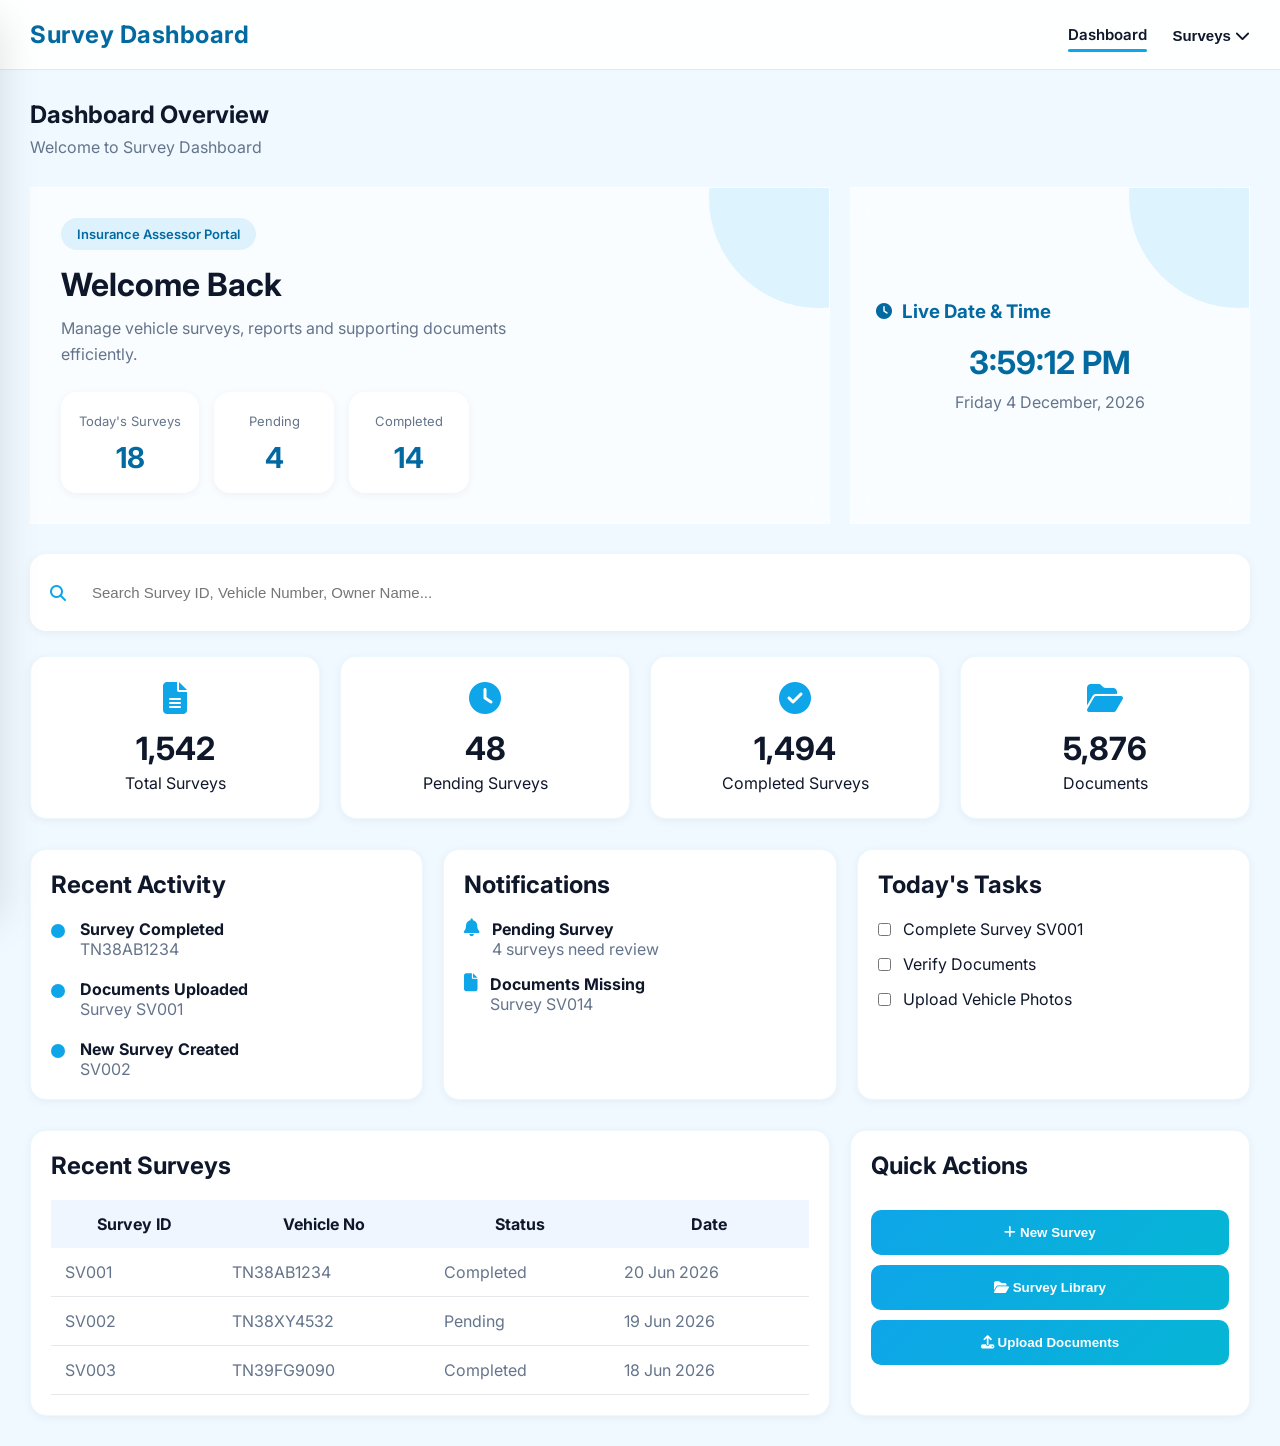
<file: index.html>
<!DOCTYPE html>
<html lang="en">

<head>
    <meta charset="UTF-8">
    <meta name="viewport" content="width=device-width, initial-scale=1.0">
    <title>Survey Dashboard</title>

    <link rel="stylesheet" href="common.css">
    <link rel="stylesheet" href="dashboard.css">

    <link href="https://cdnjs.cloudflare.com/ajax/libs/font-awesome/6.5.1/css/all.min.css" rel="stylesheet">
</head>

<body>

    <!-- NAVBAR -->
    <header class="navbar">

        <div class="nav-left">

            <button class="hamburger" id="hamburger">
                <i class="fas fa-bars"></i>
            </button>

            <h2 class="logo">Survey Dashboard</h2>

        </div>

        <nav class="desktop-nav">

            <a href="#" class="active">
                Dashboard
            </a>

            <div class="dropdown">

                <button class="drop-btn">
                    Surveys
                    <i class="fas fa-chevron-down"></i>
                </button>

                <div class="dropdown-content">

                    <a href="survey-new.html">
                        New Survey
                    </a>

                    <a href="survey-library.html">
                        Survey Library
                    </a>

                </div>

            </div>

        </nav>

    </header>

    <!-- MOBILE DRAWER -->
    <aside class="sidebar" id="sidebar">

        <a href="#" class="active">
            Dashboard
        </a>

        <div class="mobile-dropdown">

            <button id="mobileSurveyBtn">
                Surveys
                <i class="fas fa-chevron-down"></i>
            </button>

            <div id="mobileSurveyMenu">

                <a href="survey-new.html">
                    New Survey
                </a>

                <a href="survey-library.html">
                    Survey Library
                </a>

            </div>

        </div>

    </aside>

    <div class="overlay" id="overlay"></div>

    <!-- MAIN CONTENT -->
    <main class="dashboard-container">

        <!-- PAGE HEADER -->
        <section class="page-header">

            <h1>Dashboard Overview</h1>

            <p>
                Welcome to Survey Dashboard
            </p>

        </section>
    
    <section class="hero-section">

    <div class="hero-card glass-card">

        <div class="hero-content">

            <div class="hero-text">

                <span class="hero-badge">
                    Insurance Assessor Portal
                </span>

                <h1>
                    Welcome Back
                </h1>

                <p>
                    Manage vehicle surveys, reports and
                    supporting documents efficiently.
                </p>

            </div>

            <div class="summary-grid">

                <div class="summary-item">
                    <span>Today's Surveys</span>
                    <h3>18</h3>
                </div>

                <div class="summary-item">
                    <span>Pending</span>
                    <h3>4</h3>
                </div>

                <div class="summary-item">
                    <span>Completed</span>
                    <h3>14</h3>
                </div>

            </div>

        </div>

    </div>

    <div class="clock-card glass-card">

        <div class="clock-header">

            <i class="fas fa-clock"></i>

            <h3>Live Date & Time</h3>

        </div>

        <div class="clock-display">

            <h2 id="liveTime">00:00:00</h2>

            <p id="liveDate">
                Loading...
            </p>

        </div>

    </div>

</section> 

<section class="dashboard-search">

    <div class="search-box">

        <i class="fas fa-search"></i>

        <input
            type="text"
            id="dashboardSearch"
            placeholder="Search Survey ID, Vehicle Number, Owner Name..."
        >

    </div>

</section>

        <!-- STATISTICS -->
        <section class="stats-grid">

            <div class="card stat-card">
                <i class="fas fa-file-alt"></i>
                <h3 class="counter" data-target="1542">0</h3>
                <p>Total Surveys</p>
            </div>

            <div class="card stat-card">
                <i class="fas fa-clock"></i>
                <h3 class="counter" data-target="48">0</h3>
                <p>Pending Surveys</p>
            </div>

            <div class="card stat-card">
                <i class="fas fa-check-circle"></i>
                <h3 class="counter" data-target="1494">0</h3>
                <p>Completed Surveys</p>
            </div>

            <div class="card stat-card">
                <i class="fas fa-folder-open"></i>
                <h3 class="counter" data-target="5876">0</h3>
                <p>Documents</p>
            </div>

        </section>

        <section class="dashboard-widgets">

    <div class="card timeline-card">

        <div class="card-header">
            <h2>Recent Activity</h2>
        </div>

        <div class="timeline">

            <div class="timeline-item">

                <div class="timeline-dot"></div>

                <div>
                    <h4>Survey Completed</h4>
                    <p>TN38AB1234</p>
                </div>

            </div>

            <div class="timeline-item">

                <div class="timeline-dot"></div>

                <div>
                    <h4>Documents Uploaded</h4>
                    <p>Survey SV001</p>
                </div>

            </div>

            <div class="timeline-item">

                <div class="timeline-dot"></div>

                <div>
                    <h4>New Survey Created</h4>
                    <p>SV002</p>
                </div>

            </div>

        </div>

    </div>
<div class="card notification-card">

    <div class="card-header">
        <h2>Notifications</h2>
    </div>

    <div class="notification-list">

        <div class="notification-item">

            <i class="fas fa-bell"></i>

            <div>
                <h4>Pending Survey</h4>
                <p>4 surveys need review</p>
            </div>

        </div>

        <div class="notification-item">

            <i class="fas fa-file"></i>

            <div>
                <h4>Documents Missing</h4>
                <p>Survey SV014</p>
            </div>

        </div>

    </div>

</div>

<div class="card task-card">

    <div class="card-header">
        <h2>Today's Tasks</h2>
    </div>

    <div class="task-list">

        <label class="task-item">

            <input type="checkbox">

            Complete Survey SV001

        </label>

        <label class="task-item">

            <input type="checkbox">

            Verify Documents

        </label>

        <label class="task-item">

            <input type="checkbox">

            Upload Vehicle Photos

        </label>

    </div>

</div>

</section>
        <!-- CONTENT GRID -->
        <section class="content-grid">

            <!-- RECENT SURVEYS -->

            <div class="card table-card">

                <div class="card-header">
                    <h2>Recent Surveys</h2>
                </div>

                <div class="table-wrapper">

                    <table>

                        <thead>
                            <tr>
                                <th>Survey ID</th>
                                <th>Vehicle No</th>
                                <th>Status</th>
                                <th>Date</th>
                            </tr>
                        </thead>

                        <tbody>

                            <tr>
                                <td>SV001</td>
                                <td>TN38AB1234</td>
                                <td>Completed</td>
                                <td>20 Jun 2026</td>
                            </tr>

                            <tr>
                                <td>SV002</td>
                                <td>TN38XY4532</td>
                                <td>Pending</td>
                                <td>19 Jun 2026</td>
                            </tr>

                            <tr>
                                <td>SV003</td>
                                <td>TN39FG9090</td>
                                <td>Completed</td>
                                <td>18 Jun 2026</td>
                            </tr>

                        </tbody>

                    </table>

                </div>

            </div>

            <!-- QUICK ACTIONS -->

            <div class="card quick-actions">

                <div class="card-header">
                    <h2>Quick Actions</h2>
                </div>

                <button class="action-btn" onclick="location.href='survey-new.html'">
                    <i class="fas fa-plus"></i>
                    New Survey
                </button>

                <button class="action-btn" onclick="location.href='survey-library.html'">
                    <i class="fas fa-folder-open"></i>
                    Survey Library
                </button>

                <button
id="uploadDocumentsBtn"
class="action-btn">

    <i class="fas fa-upload"></i>

    Upload Documents

</button>

            </div>

        </section>

    </main>

    <script src="navbar.js"></script>
    <script src="dashboard.js"></script>

</body>

</html>
</file>
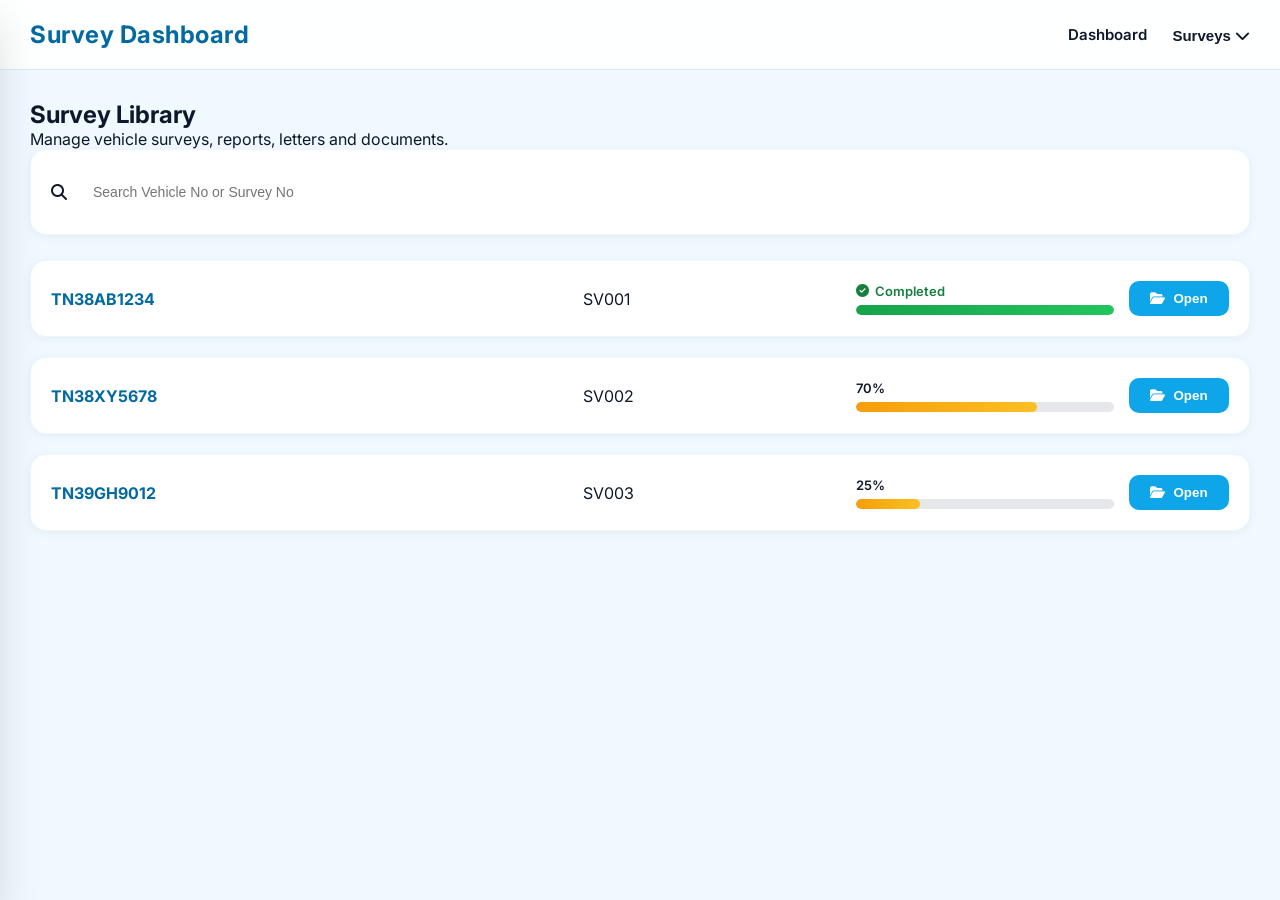
<file: survey-library.html>
<!DOCTYPE html>
<html lang="en">

<head>

    <meta charset="UTF-8">
    <meta name="viewport"
          content="width=device-width, initial-scale=1.0">

    <title>Survey Library</title>

    <link rel="stylesheet"
          href="common.css">

    <link rel="stylesheet"
          href="survey-library.css">

    <link rel="stylesheet"
          href="https://cdnjs.cloudflare.com/ajax/libs/font-awesome/6.5.1/css/all.min.css">

</head>

<body>

<header class="navbar">

    <div class="nav-left">

        <button class="hamburger"
                id="hamburger">

            <i class="fas fa-bars"></i>

        </button>

        <h2 class="logo">
            Survey Dashboard
        </h2>

    </div>

    <nav class="desktop-nav">

        <a href="index.html">
            Dashboard
        </a>

        <div class="dropdown">

            <button class="drop-btn">

                Surveys

                <i class="fas fa-chevron-down"></i>

            </button>

            <div class="dropdown-content">

                <a href="survey-new.html">
                    New Survey
                </a>

                <a href="survey-library.html">
                    Survey Library
                </a>

            </div>

        </div>

    </nav>

</header>

<aside class="sidebar"
       id="sidebar">

    <a href="index.html">
        Dashboard
    </a>

    <div class="mobile-dropdown">

        <button id="mobileSurveyBtn">

            Surveys

            <i class="fas fa-chevron-down"></i>

        </button>

        <div id="mobileSurveyMenu">

            <a href="survey-new.html">
                New Survey
            </a>

            <a href="survey-library.html">
                Survey Library
            </a>

        </div>

    </div>

</aside>

<div class="overlay"
     id="overlay"></div>

<main class="library-container">

    <section class="page-header">

        <h1>
            Survey Library
        </h1>

        <p>
            Manage vehicle surveys, reports,
            letters and documents.
        </p>

    </section>

    <!-- SEARCH -->

    <section class="search-section card">

        <div class="search-box">

            <i class="fas fa-search"></i>

            <input type="text"
                   id="searchInput"
                   placeholder="Search Vehicle No or Survey No">

        </div>

    </section>

    <!-- VEHICLE LIST -->

    <section id="surveyContainer">

    </section>

</main>

<script src="navbar.js"></script>
<script src="survey-library.js"></script>

</body>

</html>
</file>
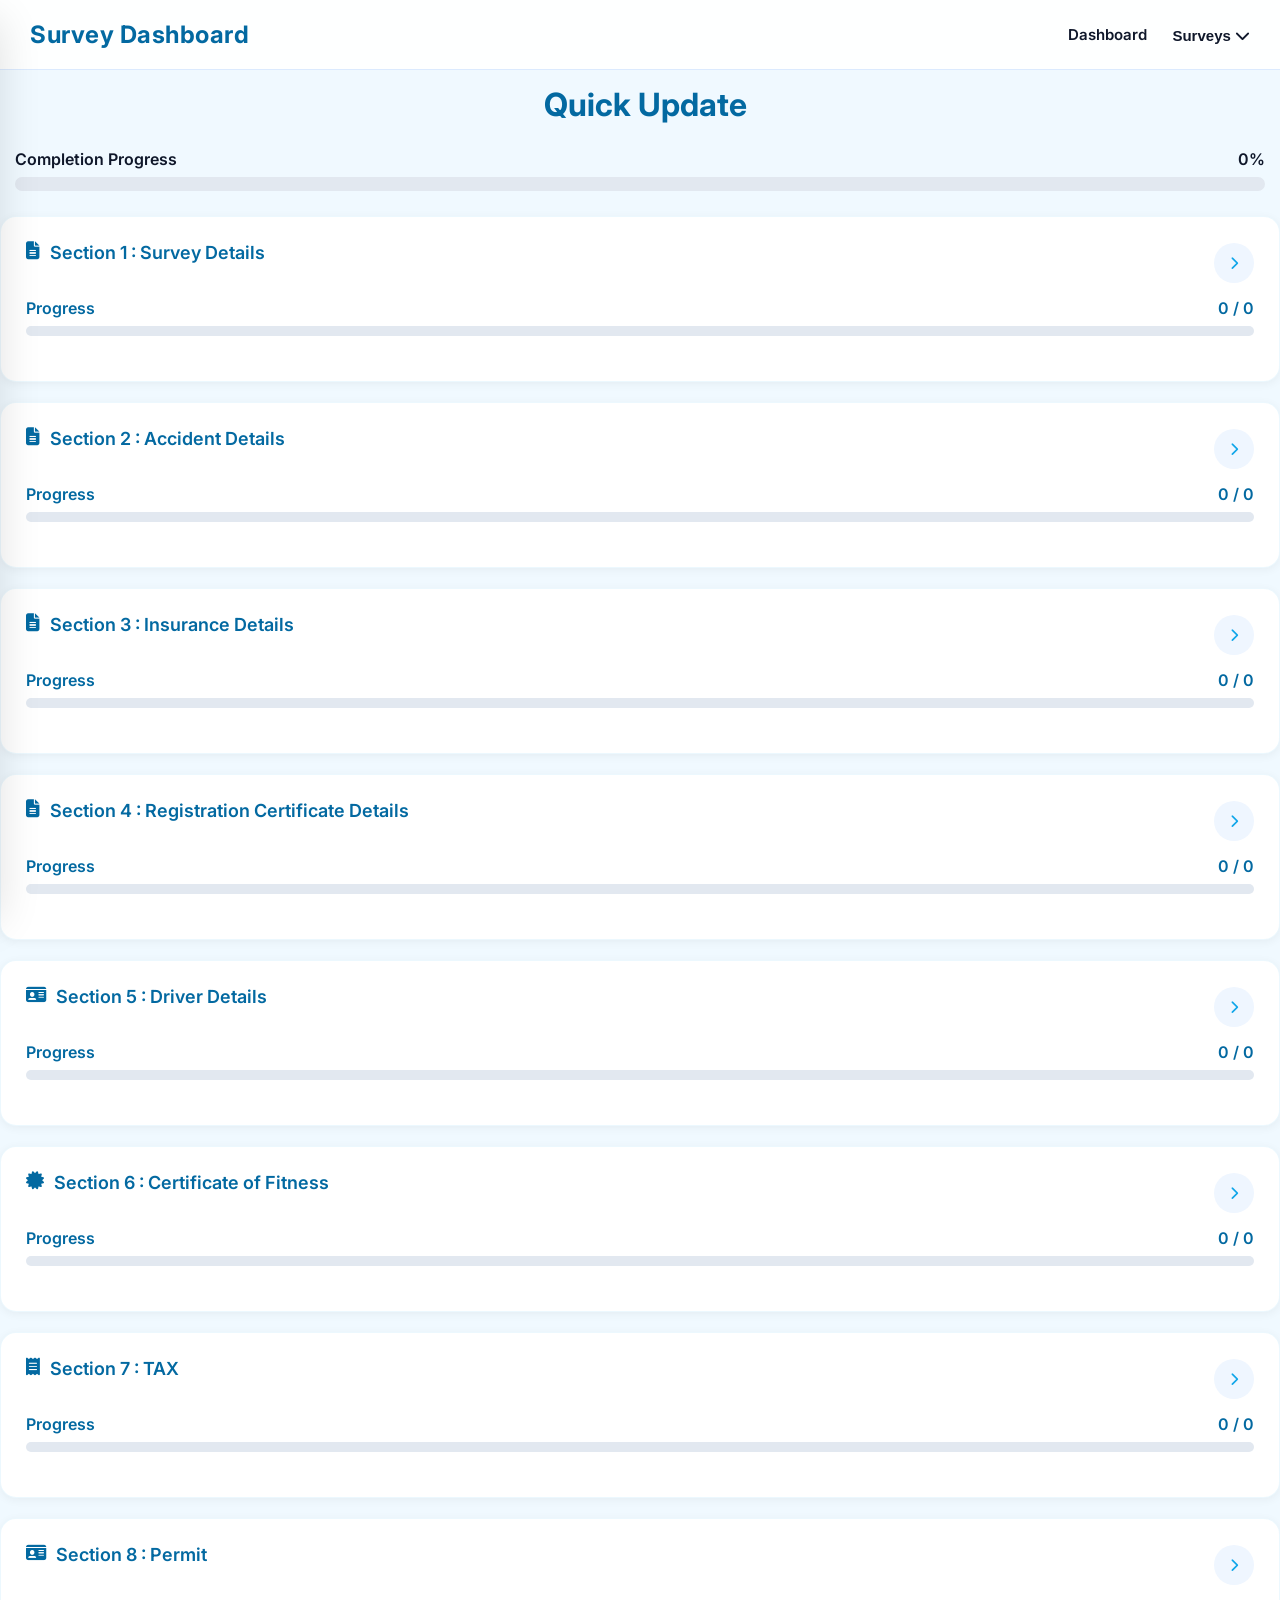
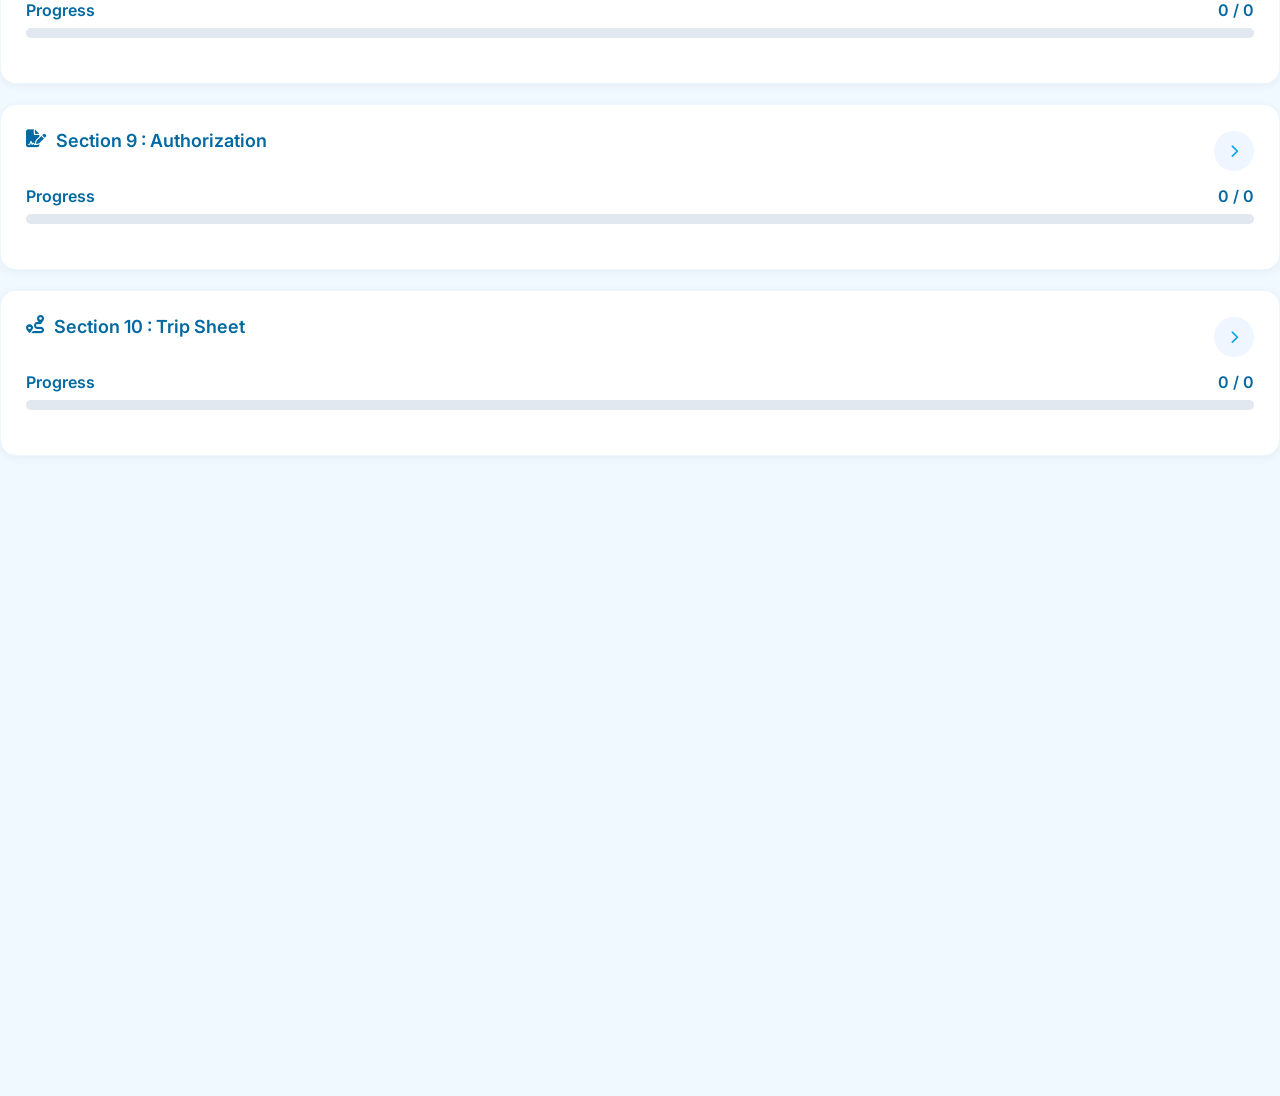
<file: survey-new.html>
<!DOCTYPE html>
<html lang="en">

<head>
    <meta charset="UTF-8">
    <meta name="viewport" content="width=device-width, initial-scale=1.0">
    <title>New Survey | Survey Dashboard</title>

    <!-- Common Styles -->
    <link rel="stylesheet" href="common.css">

    <!-- Page Styles -->
    <link rel="stylesheet" href="survey-new.css">

    <!-- Font Awesome -->
    <link rel="stylesheet"
        href="https://cdnjs.cloudflare.com/ajax/libs/font-awesome/6.5.1/css/all.min.css">
</head>

<body>

    <!-- =========================
         NAVBAR
    ========================== -->

    <header class="navbar">

        <div class="nav-left">

            <button class="hamburger" id="hamburger">
                <i class="fas fa-bars"></i>
            </button>

            <h2 class="logo">Survey Dashboard</h2>

        </div>

        <nav class="desktop-nav">

            <a href="index.html">
                Dashboard
            </a>

            <div class="dropdown">

                <button class="drop-btn">
                    Surveys
                    <i class="fas fa-chevron-down"></i>
                </button>

                <div class="dropdown-content">

                    <a href="survey-new.html">
                        New Survey
                    </a>

                    <a href="survey-library.html">
                        Survey Library
                    </a>

                </div>

            </div>

        </nav>

    </header>

    <!-- =========================
         MOBILE SIDEBAR
    ========================== -->

    <aside class="sidebar" id="sidebar">

        <a href="index.html">
            Dashboard
        </a>

        <div class="mobile-dropdown">

            <button id="mobileSurveyBtn">
                Surveys
                <i class="fas fa-chevron-down"></i>
            </button>

            <div id="mobileSurveyMenu">

                <a href="survey-new.html">
                    New Survey
                </a>

                <a href="survey-library.html">
                    Survey Library
                </a>

            </div>

        </div>

    </aside>

    <div class="overlay" id="overlay"></div>

    <!-- =========================
         MAIN CONTENT
    ========================== -->

    <main class="dashboard-container">

        <!-- PAGE HEADER -->

        <section class="page-header quick-update-header">

    <h1>Quick Update</h1>

</section>

        <!-- =========================
             PROGRESS TRACKER
        ========================== -->

        <section class="survey-progress-bar-container">

    <div class="progress-bar-header">

        <span>Completion Progress</span>

        <span id="progressPercent">0%</span>

    </div>

    <div class="progress-track">

        <div
            id="surveyProgressBar"
            class="progress-fill">
        </div>

    </div>

</section>

        <!-- =========================
             SURVEY INFORMATION
        ========================== -->

<div class="card form-section">

    <div class="section-header">

    <div class="section-title">

        <i class="fas fa-file-alt"></i>

        Section 1 : Survey Details

    </div>

    <button
        type="button"
        class="section-toggle">

        <i class="fas fa-chevron-down"></i>

    </button>

</div>
<div class="section-progress">

    <div class="section-progress-info">

        <span>Progress</span>

        <span class="section-progress-count">

            0 / 0

        </span>

    </div>

    <div class="section-progress-track">

        <div class="section-progress-fill"></div>

    </div>

</div>

<div class="section-content">

    <div class="form-grid">

        <!-- Survey Report No -->

        <div>

            <label>Survey Report No</label>

            <input
                type="text"
                class="track-progress">

        </div>

        <div>

            <label>Appointment Date</label>

            <input
                type="date"
                class="track-progress">

        </div>

        <div>

    <label>Survey Type</label>

    <select
        class="track-progress">

        <option value="">
            Select Survey Type
        </option>

        <option value="Final">
            Final
        </option>

        <option value="Spot">
            Spot
        </option>

        <option value="Reinspection">
            Reinspection
        </option>

    </select>

</div>


        <!-- Survey Conducted Date -->

        <div>

            <label>Survey Conducted Date</label>

            <input
                type="date"
                class="track-progress">

        </div>


        
        <!-- Registration Number -->

        <div class="full-width">

            <label>Registration Number</label>

            <div class="registration-grid">

                <input
                    maxlength="2"
                    placeholder="TN"
                    class="track-progress uppercase-input">

                <input
                    maxlength="2"
                    placeholder="32"
                    class="track-progress uppercase-input">

                <input
                    maxlength="2"
                    placeholder="DX"
                    class="track-progress uppercase-input">

                <input
                    maxlength="4"
                    placeholder="6464"
                    class="track-progress uppercase-input">

            </div>

        </div>

        <!-- Place of Survey -->

        <div class="full-width">

            <label>Place of Survey</label>

<input
    type="text"
    id="workshopSearch"
    placeholder="Search Garage Code or Workshop Name">

<div id="workshopResults"></div>

<input
    type="hidden"
    id="selectedGarageCode">

<textarea
    id="selectedWorkshopAddress"
    readonly>
</textarea>
        </div>

        <!-- Appointed By -->

        <div class="full-width">

            <label>Appointed By</label>

            <div class="appointed-grid">

                <input
                    type="text"
                    class="track-progress">

                <input
                    type="text"
                    class="track-progress">

                <input
                    type="text"
                    class="track-progress">

            </div>

        </div>

    </div>

</div>

</div>






<div class="card form-section">

    <div class="section-header">
    
    <div class="section-title">

        <i class="fas fa-file-alt"></i>

        Section 2 : Accident Details

    </div>

    <button
        type="button"
        class="section-toggle">

        <i class="fas fa-chevron-down"></i>

    </button>

</div>

<div class="section-progress">

    <div class="section-progress-info">

        <span>Progress</span>

        <span class="section-progress-count">

            0 / 0

        </span>

    </div>

    <div class="section-progress-track">

        <div class="section-progress-fill"></div>

    </div>

</div>

<div class="section-content">

    <label>

        Loss Details

        <button
            type="button"
            id="addLossBtn"
            class="mini-add-btn">

            <i class="fas fa-plus"></i>
            Add Loss

        </button>

    </label>

    <div id="lossDetailsContainer">

        <div class="loss-entry">

    <div class="loss-header">

        <h4 class="loss-heading">
            Loss Details 1
        </h4>

    </div>

    <div class="loss-grid">

        <div>

            <label class="loss-date-label">
                Date of Loss 1
            </label>

            <input
                type="date"
                class="track-progress">

        </div>

        <div>

            <label class="loss-time-label">
                Time of Loss 1
            </label>

            <input
                type="time"
                class="track-progress">

        </div>

        <div>

            <label class="loss-place-label">
                Place of Loss 1
            </label>

            <input
                type="text"
                class="track-progress">

        </div>

    </div>

</div>


            </div>

        </div>

    </div>

</div>


</div>





<div class="card form-section">

    <div class="section-header">

    <div class="section-title">

        <i class="fas fa-file-alt"></i>

        Section 3 : Insurance Details

    </div>

    <button
        type="button"
        class="section-toggle">

        <i class="fas fa-chevron-down"></i>

    </button>

</div>

<div class="section-progress">

    <div class="section-progress-info">

        <span>Progress</span>

        <span class="section-progress-count">

            0 / 0

        </span>

    </div>

    <div class="section-progress-track">

        <div class="section-progress-fill"></div>

    </div>

</div>

<div class="section-content">

    <div class="form-grid">

        <!-- Insured Name -->

        <div>

            <label>Insured Name</label>

            <input
                type="text"
                class="track-progress"
                placeholder="Enter Insured Name">

        </div>


        <div class="full-width">

    <label>Policy Number</label>

    <input
        type="text"
        id="insuranceSearch"
        placeholder="Search Office Code or Insurance Company">

    <div id="insuranceResults"></div>

</div>

        <div>

    <label>Insurance Company</label>

    <input
        id="insuranceCompany"
        readonly>

</div>

<div>

    <label>Office Type</label>

    <input
        id="insuranceOfficeType"
        readonly>

</div>

<div class="full-width">

    <label>Insurance Office Address</label>

    <textarea
        id="insuranceAddress"
        rows="3"
        readonly></textarea>

</div>

<div>

    <label>City</label>

    <input
        id="insuranceCity"
        readonly>

</div>

<div>

    <label>State</label>

    <input
        id="insuranceState"
        readonly>

</div>

<div>

    <label>Pincode</label>

    <input
        id="insurancePincode"
        readonly>

</div>

<div>

    <label>STD Code</label>

    <input
        id="insuranceSTD"
        readonly>

</div>

<div>

    <label>Phone</label>

    <input
        id="insurancePhone"
        readonly>

</div>

<div>

    <label>Mobile</label>

    <input
        id="insuranceMobile"
        readonly>

</div>

<div>

    <label>Email</label>

    <input
        id="insuranceEmail"
        readonly>

</div>

<div class="full-width">

    <label>GSTIN</label>

    <input
        id="insuranceGSTIN"
        readonly>

</div>

        <!-- Policy Number

        <div>

            <label>Policy Number</label>

            <input
                type="text"
                id="policyNumber"
                class="track-progress"
                placeholder="Enter Policy Number">

        </div> -->

        

        <!-- Claim Number -->

        <div>

            <label>Claim Number</label>

            <input
                type="text"
                class="track-progress"
                placeholder="Enter Claim Number">

        </div>

        <!-- IDV -->

        <div>

            <label>IDV (₹)</label>

            <input
                type="number"
                min="0"
                class="track-progress"
                placeholder="Enter IDV Amount">

        </div>

        <div>

            <label>Endosement</label>

            <input
                min="0"
                class="track-progress"
                placeholder="Enter IMT">

        </div>

        <!-- Policy Start Date -->

        <div>

            <label>Policy Start Date</label>

            <input
                type="date"
                class="track-progress">

        </div>

        <!-- Policy End Date -->

        <div>

            <label>Policy End Date</label>

            <input
                type="date"
                class="track-progress">

        </div>

        <!-- Mobile Number -->

        <div>

            <label>Mobile Number</label>

            <input
                type="tel"
                id="insuredMobile"
                maxlength="10"
                class="track-progress numeric-only"
                placeholder="10 Digit Mobile Number">

        </div>


        <!-- Address -->

        <div class="full-width">

            <label>Address</label>

            <textarea
                rows="4"
                class="track-progress"
                placeholder="Enter Complete Address"></textarea>

        </div>

        <!-- Pincode -->

        <div>

            <label>Pincode</label>

            <input
                type="text"
                id="insuredPincode"
                maxlength="6"
                class="track-progress numeric-only"
                placeholder="6 Digit Pincode">

        </div>

    </div>

</div>


</div>





<div class="card form-section">

    <div class="section-header">
    
    

    <div class="section-title">

        <i class="fas fa-file-alt"></i>

        Section 4 : Registration Certificate Details

    </div>

    <button
        type="button"
        class="section-toggle">

        <i class="fas fa-chevron-down"></i>

    </button>

</div>
<div class="section-progress">

    <div class="section-progress-info">

        <span>Progress</span>

        <span class="section-progress-count">

            0 / 0

        </span>

    </div>

    <div class="section-progress-track">

        <div class="section-progress-fill"></div>

    </div>

</div>
<div class="section-content">

    <div class="form-grid">

        <!-- Registered Owner Name -->

        <div>

            <label>Registered Owner Name</label>

            <input
                type="text"
                class="track-progress"
                placeholder="Enter Registered Owner Name">

        </div>


                <!-- Class of Vehicle -->

        <div>

            <label>Class of Vehicle</label>

            <input
                type="text"
                class="track-progress"
                placeholder="LMV / HMV / Transport">

        </div>

                <div>

            <label>RC Registration Date</label>

            <input
                type="date"
                class="track-progress">

        </div>

        <!-- RC End Date -->

        <div>

            <label>RC Valid upto</label>

            <input
                type="date"
                class="track-progress">

        </div>


        <!-- Make -->

        <div>

            <label>Make</label>

            <input
                type="text"
                class="track-progress"
                placeholder="Manufacturer Name">

        </div>

        <!-- Model -->

        <div>

            <label>Model</label>

            <input
                type="text"
                class="track-progress"
                placeholder="Vehicle Model">

        </div>

                <!-- Chassis Number -->

        <div>

            <label>Chassis Number</label>

            <input
                type="text"
                class="track-progress"
                placeholder="Enter Chassis Number">

        </div>

        <!-- Type of Body -->

        <div>

            <label>Type of Body</label>

            <input
                type="text"
                class="track-progress"
                placeholder="Hatchback / Sedan / SUV">

        </div>

                <!-- Engine Number -->

        <div>

            <label>Engine Number</label>

            <input
                type="text"
                class="track-progress"
                placeholder="Enter Engine Number">

        </div>


        <div>

    <label>Month & Year of Manufacture</label>

    <input
        type="month"
        class="track-progress">

</div>

        <!-- Pre Accident Condition -->

        <div>

            <label>Pre-Accident Condition</label>

            <select class="track-progress">

                <option value="">
                    Select Condition
                </option>

                <option>
                    Excellent
                </option>

                <option>
                    Good
                </option>

                <option>
                    Average
                </option>

                <option>
                    Poor
                </option>

            </select>

        </div>

        <!-- Odometer Reading -->

        <div>

            <label>Odometer Reading (KM)</label>

            <input
                type="number"
                min="0"
                class="track-progress"
                placeholder="Enter KM Reading">

        </div>

        <!-- Vehicle Color -->

        <div>

            <label>Vehicle Color</label>

            <input
                type="text"
                class="track-progress"
                placeholder="Vehicle Color">

        </div>

        <!-- Type of Fuel -->

        <div>

            <label>Type of Fuel</label>

            <select class="track-progress">

                <option value="">
                    Select Fuel Type
                </option>

                <option>
                    Petrol
                </option>

                <option>
                    Diesel
                </option>

                <option>
                    CNG
                </option>

                <option>
                    LPG
                </option>

                <option>
                    Electric
                </option>

                <option>
                    Hybrid
                </option>

            </select>

        </div>

    </div>

</div>

</div>


<!-- ===========================================================
SECTION 5 : DRIVER DETAILS
=========================================================== -->

<div class="card form-section">

    <div class="section-header">

        <div class="section-title">

            <i class="fas fa-id-card"></i>

            Section 5 : Driver Details

        </div>

        <button
            type="button"
            class="section-toggle">

            <i class="fas fa-chevron-down"></i>

        </button>

    </div>

    <!-- Progress -->

    <div class="section-progress">

        <div class="section-progress-info">

            <span>Progress</span>

            <span class="section-progress-count">

                0 / 0

            </span>

        </div>

        <div class="section-progress-track">

            <div class="section-progress-fill"></div>

        </div>

    </div>

    <div class="section-content">

        <div class="form-grid">

            <!-- Driver Name -->

            <div>

                <label>Name of the Driver</label>

                <input
                    type="text"
                    id="driverName"
                    class="track-progress"
                    placeholder="Enter Driver Name">

            </div>

            <!-- Driving Licence -->

            <div>

                <label>Driving Licence No.</label>

                <input
                    type="text"
                    id="driverLicenceNo"
                    class="track-progress uppercase-input"
                    placeholder="Enter Driving Licence Number">

            </div>

            <!-- Date of First Issue -->

            <div>

                <label>Date of First Issue</label>

                <input
                    type="date"
                    id="dlFirstIssue"
                    class="track-progress">

            </div>

            <!-- Issuing Authority -->

            <div>

                <label>Issuing Authority</label>

                <input
                    type="text"
                    id="issuingAuthority"
                    class="track-progress"
                    placeholder="RTO Name">

            </div>

            <!-- Authorised Vehicle -->

            <div>

                <label>Authorised to Drive</label>

                <select
                    id="authorizedVehicle"
                    class="track-progress">

                    <option value="">
                        Select
                    </option>

                    <option>MCWG</option>

                    <option>LMV</option>

                    <option>LMV-NT</option>

                    <option>LMV-TR</option>

                    <option>HMV</option>

                    <option>Transport Vehicle</option>

                    <option>Passenger Vehicle</option>

                    <option>Goods Vehicle</option>

                    <option>Trailer</option>

                    <option>Hazardous Goods Vehicle</option>

                </select>

            </div>

            <!-- Badge Number -->

            <div>

                <label>Badge Number</label>

                <input
                    type="text"
                    id="badgeNumber"
                    class="track-progress"
                    placeholder="Enter Badge Number">

            </div>

            <!-- Badge Effective Date -->

            <div>

                <label>Badge Effective Date</label>

                <input
                    type="date"
                    id="badgeDate"
                    class="track-progress">

            </div>

            <!-- DL Valid Upto -->

            <div>

                <label>Driving Licence Valid Upto</label>

                <input
                    type="date"
                    id="dlValidity"
                    class="track-progress">

            </div>

        </div>

    </div>

</div>

<div class="card form-section">

    <div class="section-header">

        <div class="section-title">
            <i class="fas fa-certificate"></i>
            Section 6 : Certificate of Fitness
        </div>

        <button type="button" class="section-toggle">
            <i class="fas fa-chevron-down"></i>
        </button>

    </div>

    <div class="section-progress">

    <div class="section-progress-info">

        <span>Progress</span>

        <span class="section-progress-count">

            0 / 0

        </span>

    </div>

    <div class="section-progress-track">

        <div class="section-progress-fill"></div>

    </div>

</div>

    <div class="section-content">

        <div class="optional-section">

            <label class="optional-checkbox">

                <input
                    type="checkbox"
                    id="enableFitness">

                Include Certificate of Fitness

            </label>

        </div>

        <div
            id="fitnessContainer"
            class="optional-container">

        <div class="form-grid">

            <div>
                <label>FC No</label>
                <input type="text" class="track-progress">
            </div>

            <div>
                <label>Date From</label>
                <input type="date" class="track-progress">
            </div>

            <div>
                <label>Date To</label>
                <input type="date" class="track-progress">
            </div>

            <div>
                <label>Remarks</label>
                <input type="text" class="track-progress">
            </div>

        </div>
    </div>

    </div>

</div>


<div class="card form-section">

    <div class="section-header">

        <div class="section-title">
            <i class="fas fa-receipt"></i>
            Section 7 : TAX
        </div>

        <button type="button" class="section-toggle">
            <i class="fas fa-chevron-down"></i>
        </button>

    </div>

    <div class="section-progress">

    <div class="section-progress-info">

        <span>Progress</span>

        <span class="section-progress-count">

            0 / 0

        </span>

    </div>

    <div class="section-progress-track">

        <div class="section-progress-fill"></div>

    </div>

</div>

    <div class="section-content">

        <div class="form-grid">

            <div>
                <label>Date From</label>
                <input type="date" class="track-progress">
            </div>

            <div>
                <label>Date To</label>
                <input type="date" class="track-progress">
            </div>

            <div class="full-width">
                <label>Remarks</label>
                <input type="text" class="track-progress">
            </div>

        </div>

    </div>

</div>



<div class="card form-section">

    <div class="section-header">

        <div class="section-title">
            <i class="fas fa-id-card"></i>
            Section 8 : Permit
        </div>

        <button type="button" class="section-toggle">
            <i class="fas fa-chevron-down"></i>
        </button>

    </div>

    <div class="section-progress">

    <div class="section-progress-info">

        <span>Progress</span>

        <span class="section-progress-count">

            0 / 0

        </span>

    </div>

    <div class="section-progress-track">

        <div class="section-progress-fill"></div>

    </div>

</div>

    <div class="section-content">

        <div class="optional-section">

    <label class="optional-checkbox">

        <input
            type="checkbox"
            id="enablePermit">

        Include Permit Details

    </label>

</div>

<div
    id="permitContainer"
    class="optional-container">

    <div class="form-grid">

        <div>

            <label>Permit No</label>

            <input
                type="text"
                class="track-progress">

        </div>

        <div>

            <label>From Date</label>

            <input
                type="date"
                class="track-progress">

        </div>

        <div>

            <label>To Date</label>

            <input
                type="date"
                class="track-progress">

        </div>

        <div>

            <label>Remarks</label>

            <input
                type="text"
                class="track-progress">

        </div>

    </div>

</div>
    </div>

</div>




<div class="card form-section">

    <div class="section-header">

        <div class="section-title">
            <i class="fas fa-file-signature"></i>
            Section 9 : Authorization
        </div>

        <button type="button" class="section-toggle">
            <i class="fas fa-chevron-down"></i>
        </button>

    </div>

    <div class="section-progress">

    <div class="section-progress-info">

        <span>Progress</span>

        <span class="section-progress-count">

            0 / 0

        </span>

    </div>

    <div class="section-progress-track">

        <div class="section-progress-fill"></div>

    </div>

</div>

    <div class="section-content">

        <div class="optional-section">

    <label class="optional-checkbox">

        <input
            type="checkbox"
            id="enableAuthorization">

        Include Authorization

    </label>

</div>

<div
    id="authorizationContainer"
    class="optional-container">

    <div class="form-grid">

        <div>

            <label>Authorization No</label>

            <input
                type="text"
                class="track-progress">

        </div>

        <div>

            <label>From Date</label>

            <input
                type="date"
                class="track-progress">

        </div>

        <div>

            <label>To Date</label>

            <input
                type="date"
                class="track-progress">

        </div>

        <div>

            <label>Remarks</label>

            <input
                type="text"
                class="track-progress">

        </div>

    </div>

</div>

    </div>

</div>



<div class="card form-section">

    <div class="section-header">

        <div class="section-title">
            <i class="fas fa-route"></i>
            Section 10 : Trip Sheet
        </div>

        <button type="button" class="section-toggle">
            <i class="fas fa-chevron-down"></i>
        </button>

    </div>

    <div class="section-progress">

    <div class="section-progress-info">

        <span>Progress</span>

        <span class="section-progress-count">

            0 / 0

        </span>

    </div>

    <div class="section-progress-track">

        <div class="section-progress-fill"></div>

    </div>

</div>

    <div class="section-content">

        <div class="optional-section">

    <label class="optional-checkbox">

        <input
            type="checkbox"
            id="enableTripSheet">

        Include Trip Sheet

    </label>

</div>

<div
    id="tripSheetContainer"
    class="optional-container">

    <!-- Keep your existing TC No,
         From Place,
         To Place,
         Bus/Goods,
         Passenger,
         Tonnage
         form-grid here -->

</div>

    </div>

</div>

<div class="card form-section">

    <div class="section-header">

    <div class="section-title">

        <i class="fas fa-file-alt"></i>

        Section 11 : FIR Details


    </div>

    <button
        type="button"
        class="section-toggle">

        <i class="fas fa-chevron-down"></i>

    </button>

</div>

<div class="section-progress">

    <div class="section-progress-info">

        <span>Progress</span>

        <span class="section-progress-count">

            0 / 0

        </span>

    </div>

    <div class="section-progress-track">

        <div class="section-progress-fill"></div>

    </div>

</div>

<div class="section-content">
    <div class="optional-section">

    <label class="optional-checkbox">

        <input
            type="checkbox"
            id="enableFIR">

        Is FIR / GDR Logged

    </label>

</div>

<div
    id="firContainer"
    class="optional-container">

    <div class="form-grid">

        <!-- FIR / GDR No -->

        <div>

            <label>FIR / GDR No</label>

            <input
                type="text"
                class="track-progress">

        </div>

        <!-- FIR Date -->

        <div>

            <label>FIR Date</label>

            <input
                type="date"
                class="track-progress">

        </div>

        <!-- Police Station -->

        <div>

            <label>Police Station</label>

            <input
                type="text"
                class="track-progress">

        </div>

        <!-- TPPD -->

        <div>

            <label>TPPD (₹)</label>

            <input
                type="number"
                min="0"
                class="track-progress">

        </div>

        <!-- Charged U/S MVA -->

        <div>

            <label>Charged U/S Motor Vehicle Act</label>

            <input
                type="text"
                class="track-progress"
                placeholder="Enter Sections">

        </div>

        <!-- Charged U/S IPC -->

        <div>

            <label>Charged U/S IPC</label>

            <input
                type="text"
                class="track-progress"
                placeholder="Enter Sections">

        </div>

        <!-- Driver Without License -->

        <div>

            <label>Whether Driver Without License?</label>

            <select
                class="track-progress conditional-select"
                data-target="driverLicenseRemarks">

                <option value="">
                    Select
                </option>

                <option value="No">
                    No
                </option>

                <option value="Yes">
                    Yes
                </option>

            </select>

        </div>

        <div
            id="driverLicenseRemarks"
            class="conditional-field">

            <label>Remarks</label>

            <input
                type="text"
                class="track-progress"
                placeholder="Enter Remarks">

        </div>

        <!-- Previous Police Records -->

        <div>

            <label>Any Previous Police Records?</label>

            <select
                class="track-progress conditional-select"
                data-target="policeRecordRemarks">

                <option value="">
                    Select
                </option>

                <option value="No">
                    No
                </option>

                <option value="Yes">
                    Yes
                </option>

            </select>

        </div>

        <div
            id="policeRecordRemarks"
            class="conditional-field">

            <label>Remarks</label>

            <input
                type="text"
                class="track-progress"
                placeholder="Enter Remarks">

        </div>

        <!-- TP Injury -->

        <div>

            <label>Is There Any TP Injury?</label>

            <select
                class="track-progress conditional-select"
                data-target="tpInjuryRemarks">

                <option value="">
                    Select
                </option>

                <option value="No">
                    No
                </option>

                <option value="Yes">
                    Yes
                </option>

            </select>

        </div>

        <div
            id="tpInjuryRemarks"
            class="conditional-field">

            <label>Remarks</label>

            <input
                type="text"
                class="track-progress"
                placeholder="Enter Remarks">

        </div>

    </div>
    </div>

</div>

</div>

<div class="card form-section">

    <div class="section-header">

        <div class="section-title">
            <i class="fas fa-user-injured"></i>
            Section 12 : TP Details
        </div>

        <button type="button" class="section-toggle">
            <i class="fas fa-chevron-down"></i>
        </button>

    </div>
    <div class="section-progress">

    <div class="section-progress-info">

        <span>Progress</span>

        <span class="section-progress-count">

            0 / 0

        </span>

    </div>

    <div class="section-progress-track">

        <div class="section-progress-fill"></div>

    </div>

</div>

    <div class="section-content">

        <div class="form-grid">

            <div>

                <label>TP Injury</label>

                <select id="tpInjurySelect"
                        class="track-progress">

                    <option value="">Select</option>
                    <option>Yes</option>
                    <option>No</option>

                </select>

            </div>


        </div>

        <div id="tpRemarksContainer">

        </div>

        <button
            type="button"
            id="addTpRemark"
            class="mini-add-btn">

            <i class="fas fa-plus"></i>

            Add Remark

        </button>
        <div class="form-grid">

            <div>

                <label>TP Injury</label>

                <select id="tpInjurySelect"
                        class="track-progress">

                    <option value="">Select</option>
                    <option>Yes</option>
                    <option>No</option>

                </select>

            </div>


        </div>

        <div id="tpRemarksContainer">

        </div>

        <button
            type="button"
            id="addTpRemark"
            class="mini-add-btn">

            <i class="fas fa-plus"></i>

            Add Remark

        </button>

    </div>

</div>




<div class="card form-section">

    <div class="section-header">

        <div class="section-title">

            <i class="fas fa-clipboard-check"></i>

            Section 13 : Observation

        </div>

        <button
            type="button"
            class="section-toggle">

            <i class="fas fa-chevron-down"></i>

        </button>

    </div>

    <div class="section-content">


   <div class="observation-enable">

    <div class="observation-controls">

        <label>

            <input
                type="checkbox"
                id="enableObservation">

            Include Observation Section

        </label>

        <button
            type="button"
            id="addAllObservations"
            class="add-all-btn">

            Add All

        </button>

    </div>

</div>

    <div
        id="observationContainer"
        class="observation-container">

        <div class="observation-item">

            <span>
                Chassis number was physically verified.
            </span>

            <button
                type="button"
                class="observation-btn">

                Add

            </button>

        </div>

        <div class="observation-item">

            <span>
                The cause and damage are relevant to the nature of accident.
            </span>

            <button
                type="button"
                class="observation-btn">

                Add

            </button>

        </div>

        <div class="observation-item">

            <span>
                The loss or damage or liability has arisen proximately caused by the insured peril.
            </span>

            <button
                type="button"
                class="observation-btn">

                Add

            </button>

        </div>

        <div class="observation-item">

            <span>
                None of the exclusions under the policy has caused loss or damage or liability.
            </span>

            <button
                type="button"
                class="observation-btn">

                Add

            </button>

        </div>

        <div class="observation-item">

            <span>
                The photos taken are enclosed.
            </span>

            <button
                type="button"
                class="observation-btn">

                Add

            </button>

        </div>

        <div class="observation-item">

            <span>
                The settlement is subject to the discretion of the insurer.
            </span>

            <button
                type="button"
                class="observation-btn">

                Add

            </button>

        </div>

        <div class="observation-item">

            <span>
                Wherever Repairers are not authorised dealers, rates of spares were verified with authorised dealer rates.
            </span>

            <button
                type="button"
                class="observation-btn">

                Add

            </button>

        </div>

        <div class="observation-item">

            <span>
                Supplementary estimate(s) are relevant and hence considered.
            </span>

            <button
                type="button"
                class="observation-btn">

                Add

            </button>

        </div>

        <div class="observation-item">

            <span>
                The repaired vehicle was reinspected after repairs to my satisfaction.
            </span>

            <button
                type="button"
                class="observation-btn">

                Add

            </button>

        </div>

        <div class="observation-item">

            <span>
                Damage not relevant to the accident are mentioned and excluded from assessment.
            </span>

            <button
                type="button"
                class="observation-btn">

                Add

            </button>

        </div>

        <div class="observation-item">

            <span>
                Insured Declared Value is adequate compared with market value.
            </span>

            <button
                type="button"
                class="observation-btn">

                Add

            </button>

        </div>

        <div class="observation-item">

            <span>
                No other visible damage observed with the vehicle in this accident.
            </span>

            <button
                type="button"
                class="observation-btn">

                Add

            </button>

        </div>
        <hr class="observation-divider">

<div class="additional-observation">

    <div class="additional-header">

        <h4>

            Additional Observations

        </h4>

        <button
            type="button"
            id="addObservationBtn"
            class="mini-add-btn">

            <i class="fas fa-plus"></i>

            Add Observation

        </button>

    </div>

    <div
        id="additionalObservationContainer">

    </div>

</div>
    </div>

</div>
        <!-- =========================
             ACTION BUTTONS
        ========================== -->

        <div class="command-bar">

    <div class="command-status">

        <span>
            Status:
        </span>

        <strong id="surveyStatusText">
            Draft
        </strong>

    </div>

    <div class="command-actions">

        <button
            type="button"
            id="saveDraftBtn"
            class="action-button draft-btn">

            <i class="fas fa-save"></i>
            Save Draft

        </button>

        <button
            type="submit"
            id="submitSurveyBtn"
            class="action-button submit-btn">

            <i class="fas fa-paper-plane"></i>
            Submit Survey

        </button>

    </div>

</div>

    </main>

    <!-- Scripts -->

    <script src="navbar.js"></script>
    <script src="survey-new.js"></script>

</body>

</html>
</file>
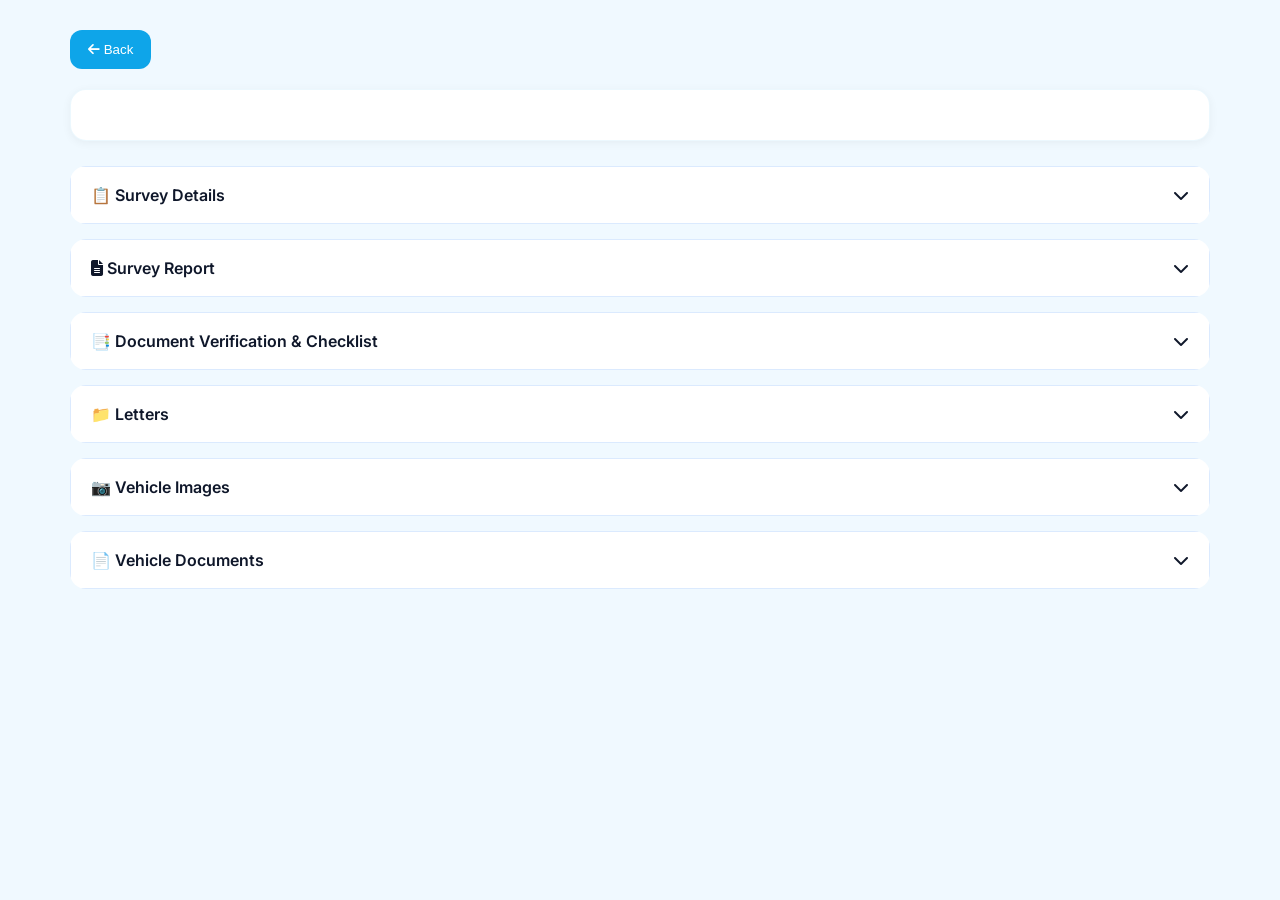
<file: vehicle-library.html>
<!DOCTYPE html>
<html lang="en">

<head>

<meta charset="UTF-8">
<meta name="viewport"
      content="width=device-width, initial-scale=1.0">

<title>Vehicle Library</title>

<link rel="stylesheet" href="common.css">
<link rel="stylesheet" href="vehicle-library.css">

<link rel="stylesheet"
href="https://cdnjs.cloudflare.com/ajax/libs/font-awesome/6.5.1/css/all.min.css">

</head>

<body>

<main class="vehicle-library">

    <button class="back-btn">

        <i class="fas fa-arrow-left"></i>

        Back

    </button>

    <div class="card vehicle-info">

        <h2 id="vehicleNo"></h2>

        <p id="surveyNo"></p>

        <div id="completionText"></div>

    </div>

    <!-- =========================
     SURVEY DETAILS
========================= -->

<div class="folder">

    <div class="folder-header">

        <span>📋 Survey Details</span>

        <i class="fas fa-chevron-down"></i>

    </div>

    <div class="folder-content">

        <div class="survey-edit-toolbar">

            <button
                id="editSurveyBtn"
                class="edit-btn">

                <i class="fas fa-pen"></i>

                Edit Details

            </button>

            <button
                id="saveSurveyBtn"
                class="save-btn"
                style="display:none;">

                <i class="fas fa-save"></i>

                Save Changes

            </button>

            <button
                id="cancelSurveyBtn"
                class="cancel-btn"
                style="display:none;">

                <i class="fas fa-times"></i>

                Cancel

            </button>

        </div>

        <div class="survey-details-grid">

            <!-- Section 1 -->

            <div class="detail-group">

                <h4>Section 1 : Survey Details</h4>

                <input readonly class="survey-detail-field" placeholder="Survey Report No">

                <input readonly class="survey-detail-field" placeholder="Appointment Date">

                <input readonly class="survey-detail-field" placeholder="Survey Type">

                <input readonly class="survey-detail-field" placeholder="Survey Conducted Date">

                <input readonly class="survey-detail-field" placeholder="Registration Number">

                <input readonly class="survey-detail-field" placeholder="Place of Survey">

                <input readonly class="survey-detail-field" placeholder="Appointed By">

            </div>

            <!-- Section 2 -->

            <div class="detail-group">

                <h4>Section 2 : Accident Details</h4>

                <input readonly class="survey-detail-field" placeholder="Date of Loss">

                <input readonly class="survey-detail-field" placeholder="Time of Loss">

                <input readonly class="survey-detail-field" placeholder="Place of Loss">

            </div>

            <!-- Section 3 -->

            <div class="detail-group">

                <h4>Section 3 : Insurance Details</h4>

                <input readonly class="survey-detail-field" placeholder="Insured Name">

                <input readonly class="survey-detail-field" placeholder="Policy Number">

                <input readonly class="survey-detail-field" placeholder="Claim Number">

                <input readonly class="survey-detail-field" placeholder="IDV">

                <input readonly class="survey-detail-field" placeholder="Endorsement">

                <input readonly class="survey-detail-field" placeholder="Policy Start Date">

                <input readonly class="survey-detail-field" placeholder="Policy End Date">

                <input readonly class="survey-detail-field" placeholder="Mobile Number">

                <input readonly class="survey-detail-field" placeholder="Address">

                <input readonly class="survey-detail-field" placeholder="Pincode">

            </div>

            <!-- Section 4 -->

            <div class="detail-group">

                <h4>Section 4 : Registration Certificate Details</h4>

                <input readonly class="survey-detail-field" placeholder="Registered Owner Name">

                <input readonly class="survey-detail-field" placeholder="Engine No">

                <input readonly class="survey-detail-field" placeholder="Chassis No">

                <input readonly class="survey-detail-field" placeholder="Physically Verified">

                <input readonly class="survey-detail-field" placeholder="Make">

                <input readonly class="survey-detail-field" placeholder="Model">

                <input readonly class="survey-detail-field" placeholder="Type of Body">

                <input readonly class="survey-detail-field" placeholder="Class of Vehicle">

                <input readonly class="survey-detail-field" placeholder="Month & Year of Manufacture">

                <input readonly class="survey-detail-field" placeholder="Pre Accident Condition">

                <input readonly class="survey-detail-field" placeholder="Odometer Reading">

                <input readonly class="survey-detail-field" placeholder="Vehicle Color">

                <input readonly class="survey-detail-field" placeholder="Type of Fuel">

            </div>

            <!-- Section 5 -->

            <div class="detail-group">

                <h4>Section 5 : FIR Details</h4>

                <input readonly class="survey-detail-field" placeholder="FIR/GDR No">

                <input readonly class="survey-detail-field" placeholder="FIR Date">

                <input readonly class="survey-detail-field" placeholder="Police Station">

                <input readonly class="survey-detail-field" placeholder="Charged U/S MVA">

                <input readonly class="survey-detail-field" placeholder="Charged U/S IPC">

                <input readonly class="survey-detail-field" placeholder="Driver Without License">

                <input readonly class="survey-detail-field" placeholder="Previous Police Records">

                <input readonly class="survey-detail-field" placeholder="TP Injury">

                <input readonly class="survey-detail-field" placeholder="TPPD">

            </div>

            <!-- Section 6 -->

            <div class="detail-group">

                <h4>Certificate Of Fitness</h4>

                <input readonly class="survey-detail-field" placeholder="FC No">

                <input readonly class="survey-detail-field" placeholder="Date From">

                <input readonly class="survey-detail-field" placeholder="Date To">

                <input readonly class="survey-detail-field" placeholder="Remarks">

            </div>

            <!-- Section 7 -->

            <div class="detail-group">

                <h4>TAX</h4>

                <input readonly class="survey-detail-field" placeholder="Date From">

                <input readonly class="survey-detail-field" placeholder="Date To">

                <input readonly class="survey-detail-field" placeholder="Remarks">

            </div>

            <!-- Section 8 -->

            <div class="detail-group">

                <h4>Permit</h4>

                <input readonly class="survey-detail-field" placeholder="Permit No">

                <input readonly class="survey-detail-field" placeholder="From Date">

                <input readonly class="survey-detail-field" placeholder="To Date">

                <input readonly class="survey-detail-field" placeholder="Remarks">

            </div>

            <!-- Section 9 -->

            <div class="detail-group">

                <h4>Authorization</h4>

                <input readonly class="survey-detail-field" placeholder="Authorization No">

                <input readonly class="survey-detail-field" placeholder="From Date">

                <input readonly class="survey-detail-field" placeholder="To Date">

                <input readonly class="survey-detail-field" placeholder="Remarks">

            </div>

            <!-- Section 10 -->

            <div class="detail-group">

                <h4>Trip Sheet</h4>

                <input readonly class="survey-detail-field" placeholder="TC No">

                <input readonly class="survey-detail-field" placeholder="From Place">

                <input readonly class="survey-detail-field" placeholder="To Place">

                <input readonly class="survey-detail-field" placeholder="Vehicle Type">

                <input readonly class="survey-detail-field" placeholder="Passengers / Tonnage">

            </div>

            <!-- Section 11 -->

            <div class="detail-group">

                <h4>TP Details</h4>

                <input readonly class="survey-detail-field" placeholder="TP Injury">

                <input readonly class="survey-detail-field" placeholder="Property Damage">

                <textarea
                    readonly
                    class="survey-detail-field"
                    placeholder="Remarks"></textarea>

            </div>

            <!-- Section 12 -->

            <div class="detail-group">

                <h4>Observations</h4>

                <textarea
                    readonly
                    class="survey-detail-field"
                    placeholder="Selected Observations"></textarea>

            </div>

        </div>

    </div>

</div>
    

        </div>

    </div>

</div>

<!-- ==========================================================
REPORTS
========================================================== -->

<div class="folder">

    <div class="folder-header">

        <span>
            <i class="fas fa-file-alt"></i>
            Survey Report
        </span>

        <i class="fas fa-chevron-down"></i>

    </div>

    <div class="folder-content">
        <div class="report-card">

<h3>
    Motor Survey Report
</h3>

<p>
    Generate, preview, print and download the complete motor survey report in a professional PDF format.
</p>

<div class="report-actions">

    <button id="openSurveyReport">

        <i class="fas fa-file-pdf"></i>

        Open Report

    </button>

</div>

</div>

    </div>

</div>

<div class="folder">

    <div class="folder-header">

        <span>
            📑 Document Verification & Checklist
        </span>

        <i class="fas fa-chevron-down"></i>

    </div>

    <div class="folder-content">

        <!-- ==========================
             SUB FOLDER 1
        ========================== -->

        <div class="sub-folder">

            <div class="sub-folder-header">

                <span>
                    📋 Document Verification
                </span>

                <i class="fas fa-chevron-down"></i>

            </div>

            <div class="sub-folder-content">

                <div class="document-toolbar">

                    <button
                        id="editVerificationBtn"
                        class="edit-btn">

                        <i class="fas fa-pen"></i>

                        Edit

                    </button>

                    <button
                        id="saveVerificationBtn"
                        class="save-btn"
                        style="display:none;">

                        <i class="fas fa-save"></i>

                        Save

                    </button>

                </div>

                <!-- KEEP YOUR EXISTING verification-table HERE -->
                 <div class="verification-table">

            <table>

                <thead>

                    <tr>

                        <th>Document</th>

                        <th>Original Verified</th>

                        <th>Photocopy</th>

                        <th>Verified by Insurer</th>

                        <th>Verified Online</th>

                        <th>Extract</th>
                        
                        
                    </tr>

                </thead>

                <tbody>

                    <tr>

                        <td>Registration Certificate (RC)</td>

                        <td><input class="doc-check" type="checkbox" disabled></td>

                        <td><input class="doc-check" type="checkbox" disabled></td>

                        <td><input class="doc-check" type="checkbox" disabled></td>

                        <td><input class="doc-check" type="checkbox" disabled></td>

                        <td><input class="doc-check" type="checkbox" disabled></td>

                    </tr>

                    <tr>

                        <td>Driving Licence (DL)</td>

                        <td><input class="doc-check" type="checkbox" disabled></td>

                        <td><input class="doc-check" type="checkbox" disabled></td>

                        <td><input class="doc-check" type="checkbox" disabled></td>

                        <td><input class="doc-check" type="checkbox" disabled></td>

                        <td><input class="doc-check" type="checkbox" disabled></td>

                    </tr>

                    <tr>

                        <td>TAX</td>

                        <td><input class="doc-check" type="checkbox" disabled></td>

                        <td><input class="doc-check" type="checkbox" disabled></td>

                        <td><input class="doc-check" type="checkbox" disabled></td>

                        <td><input class="doc-check" type="checkbox" disabled></td>

                        <td><input class="doc-check" type="checkbox" disabled></td>

                    </tr>

                    <tr>

                        <td>Permit</td>

                        <td><input class="doc-check" type="checkbox" disabled></td>

                        <td><input class="doc-check" type="checkbox" disabled></td>

                        <td><input class="doc-check" type="checkbox" disabled></td>

                        <td><input class="doc-check" type="checkbox" disabled></td>

                        <td><input class="doc-check" type="checkbox" disabled></td>

                    </tr>

                    <tr>

                        <td>Authorization</td>

                        <td><input class="doc-check" type="checkbox" disabled></td>

                        <td><input class="doc-check" type="checkbox" disabled></td>

                        <td><input class="doc-check" type="checkbox" disabled></td>

                        <td><input class="doc-check" type="checkbox" disabled></td>

                        <td><input class="doc-check" type="checkbox" disabled></td>

                    </tr>

                    <tr>

                        <td>Trip Sheet</td>

                        <td><input class="doc-check" type="checkbox" disabled></td>

                        <td><input class="doc-check" type="checkbox" disabled></td>

                        <td><input class="doc-check" type="checkbox" disabled></td>

                        <td><input class="doc-check" type="checkbox" disabled></td>

                        <td><input class="doc-check" type="checkbox" disabled></td>

                    </tr>
                    <hr class="document-divider">



                </tbody>

            </table>

        </div>

            </div>

        </div>


        <!-- ==========================
             SUB FOLDER 2
        ========================== -->

        <div class="sub-folder">

            <div class="sub-folder-header">

                <span>
                    ☑️ Document Checklist
                </span>

                <i class="fas fa-chevron-down"></i>

            </div>

            <div class="sub-folder-content">

                <div class="document-toolbar">

                    <button
                        id="editChecklistBtn"
                        class="edit-btn">

                        <i class="fas fa-pen"></i>

                        Edit

                    </button>

                    <button
                        id="saveChecklistBtn"
                        class="save-btn"
                        style="display:none;">

                        <i class="fas fa-save"></i>

                        Save

                    </button>

                </div>

                <!-- KEEP YOUR EXISTING document-checklist-grid HERE -->
                 <div class="document-checklist-grid">

    <label class="document-item">
        <input type="checkbox" class="document-check">
        Intimation Letter
    </label>

    <label class="document-item">
        <input type="checkbox" class="document-check">
        Claim Form
    </label>

    <label class="document-item">
        <input type="checkbox" class="document-check">
        Estimate
    </label>

    <label class="document-item">
        <input type="checkbox" class="document-check">
        Supplementary Estimate
    </label>

    <label class="document-item">
        <input type="checkbox" class="document-check">
        Insurance Policy
    </label>

    <label class="document-item">
        <input type="checkbox" class="document-check">
        RC Copy
    </label>

    <label class="document-item">
        <input type="checkbox" class="document-check">
        DL Copy
    </label>

    <label class="document-item">
        <input type="checkbox" class="document-check">
        Driver Statement
    </label>

    <label class="document-item">
        <input type="checkbox" class="document-check">
        Owner Statement
    </label>

    <label class="document-item">
        <input type="checkbox" class="document-check">
        Spot Photos
    </label>

    <label class="document-item">
        <input type="checkbox" class="document-check">
        FIR / GD Entry
    </label>

    <label class="document-item">
        <input type="checkbox" class="document-check">
        CFX / MVI Report
    </label>

    <label class="document-item">
        <input type="checkbox" class="document-check">
        Repair Bills & Receipts
    </label>

    <label class="document-item">
        <input type="checkbox" class="document-check">
        Towing Bill
    </label>

    <label class="document-item">
        <input type="checkbox" class="document-check">
        Discharge / Satisfaction Voucher
    </label>

    <label class="document-item">
        <input type="checkbox" class="document-check">
        Cancelled Cheque Leaf
    </label>

    <label class="document-item">
        <input type="checkbox" class="document-check">
        Insured KYC
    </label>

    <label class="document-item">
        <input type="checkbox" class="document-check">
        Spot Report
    </label>

    <label class="document-item">
        <input type="checkbox" class="document-check">
        Tax Card
    </label>

    <label class="document-item">
        <input type="checkbox" class="document-check">
        Permit
    </label>

    <label class="document-item">
        <input type="checkbox" class="document-check">
        Fitness Certificate
    </label>

    <label class="document-item">
        <input type="checkbox" class="document-check">
        Trip Sheet / Load Challan
    </label>

    <label class="document-item">
        <input type="checkbox" class="document-check">
        RC Extract
    </label>

    <label class="document-item">
        <input type="checkbox" class="document-check">
        DL Extract
    </label>

    <label class="document-item">
        <input type="checkbox" class="document-check">
        Permit Extract
    </label>

    <label class="document-item">
        <input type="checkbox" class="document-check">
        Purchase Invoice
    </label>

    <label class="document-item">
        <input type="checkbox" class="document-check">
        Today's Invoice
    </label>

    <label class="document-item">
        <input type="checkbox" class="document-check">
        Consent Letter
    </label>

    <label class="document-item">
        <input type="checkbox" class="document-check">
        Section 64 VB Compliance
    </label>

    <label class="document-item">
        <input type="checkbox" class="document-check">
        Investigation Report
    </label>

    <label class="document-item">
        <input type="checkbox" class="document-check">
        Affidavit
    </label>

    <label class="document-item">
        <input type="checkbox" class="document-check">
        NOC from Financier
    </label>

</div>

            </div>

        </div>

    </div>

</div>


<div class="folder">

    <div class="folder-header">

        <span>📁 Letters</span>

        <i class="fas fa-chevron-down"></i>

    </div>

    <div class="folder-content">

        <div class="file-item">
            LOI 1
        </div>

        <div class="file-item">
            LOR 1
        </div>

    </div>

</div>

<div class="folder">

    <div class="folder-header">

        <span>📷 Vehicle Images</span>

        <i class="fas fa-chevron-down"></i>

    </div>

    <div class="folder-content">

        <div id="imageList"></div>

        <input
            type="file"
            id="imageUpload"
            accept="image/*"
            multiple
        >

        <div class="action-buttons">

            <button id="saveImagesBtn">
                Save Images
            </button>

            <button id="deleteImagesBtn">
                Delete Images
            </button>

        </div>

    </div>

</div>

<div class="folder">

    <div class="folder-header">

        <span>📄 Vehicle Documents</span>

        <i class="fas fa-chevron-down"></i>

    </div>

    <div class="folder-content">

        <div id="documentList"></div>

        <input
            type="file"
            id="documentUpload"
            accept=".pdf,.jpg,.jpeg,.png,.doc,.docx,.xls,.xlsx"
            multiple
        >

        <div class="action-buttons">

            <button id="saveDocumentsBtn">
                Save Documents
            </button>

            <button id="deleteDocumentsBtn">
                Delete Documents  
            </button>

        </div>

    </div>

</div>

</main>
<div id="previewModal" class="preview-modal">

    <div class="preview-container">

        <button id="closePreview" class="close-preview">

            <i class="fas fa-times"></i>

        </button>

        <div id="previewContent"></div>

    </div>

</div>

<script src="vehicle-library.js"></script>

</body>

</html>
</file>
<file: common.css>
/* =========================
   GOOGLE FONT
========================= */

@import url('https://fonts.googleapis.com/css2?family=Inter:wght@300;400;500;600;700&display=swap');

/* =========================
   ROOT VARIABLES
========================= */

:root {

    /* Ocean Blue Serenity */

    --primary: #0ea5e9;
    --primary-dark: #0369a1;
    --primary-light: #38bdf8;

    --secondary: #06b6d4;

    --background: #f0f9ff;
    --card-bg: #ffffff;

    --text-dark: #0f172a;
    --text-light: #64748b;

    --border: #dbeafe;

    --success: #22c55e;
    --warning: #f59e0b;
    --danger: #ef4444;

    --shadow-sm: 0 2px 10px rgba(0,0,0,.05);
    --shadow-md: 0 10px 25px rgba(0,0,0,.08);
    --shadow-lg: 0 20px 40px rgba(0,0,0,.12);

    --radius-sm: 10px;
    --radius-md: 16px;
    --radius-lg: 24px;

    --transition: all .3s ease;

}

/* =========================
   RESET
========================= */

*{
    margin:0;
    padding:0;
    box-sizing:border-box;
}

html{
    scroll-behavior:smooth;
}

body{
    font-family:'Inter',sans-serif;
    background:var(--background);
    color:var(--text-dark);
    min-height:100vh;
    overflow-x:hidden;
}

/* =========================
   SCROLLBAR
========================= */

::-webkit-scrollbar{
    width:8px;
}

::-webkit-scrollbar-track{
    background:#e0f2fe;
}

::-webkit-scrollbar-thumb{
    background:var(--primary);
    border-radius:50px;
}

/* =========================
   LINKS
========================= */

a{
    text-decoration:none;
    color:inherit;
}

/* =========================
   BUTTONS
========================= */

.btn,
.action-btn{

    border:none;
    cursor:pointer;

    background:
    linear-gradient(
    135deg,
    var(--primary),
    var(--secondary));

    color:white;

    border-radius:var(--radius-sm);

    font-weight:600;

    transition:var(--transition);
}

.btn:hover,
.action-btn:hover{

    transform:translateY(-3px);

    box-shadow:var(--shadow-md);
}

/* =========================
   CARD SYSTEM
========================= */

.card{

    background:var(--card-bg);

    border-radius:var(--radius-md);

    box-shadow:var(--shadow-sm);

    transition:var(--transition);

    border:1px solid rgba(14,165,233,.08);
}

.card:hover{

    transform:translateY(-5px);

    box-shadow:var(--shadow-md);
}

/* =========================
   NAVBAR
========================= */

.navbar{

    position:sticky;
    top:0;
    z-index:1000;

    height:70px;

    display:flex;
    justify-content:space-between;
    align-items:center;

    padding:0 30px;

    background:rgba(255,255,255,.9);

    backdrop-filter:blur(12px);

    border-bottom:
    1px solid var(--border);
}

.logo{

    color:var(--primary-dark);

    font-weight:700;

    letter-spacing:.5px;
}

/* =========================
   NAV LEFT
========================= */

.nav-left{

    display:flex;
    align-items:center;
    gap:15px;
}

/* =========================
   DESKTOP NAV
========================= */

.desktop-nav{

    display:flex;
    align-items:center;
    gap:25px;
}

.desktop-nav a,
.drop-btn{

    position:relative;

    background:none;
    border:none;

    cursor:pointer;

    color:var(--text-dark);

    font-size:15px;
    font-weight:600;

    transition:var(--transition);
}

/* underline animation */

.desktop-nav a::after,
.drop-btn::after{

    content:'';

    position:absolute;

    left:0;
    bottom:-8px;

    width:0;

    height:3px;

    background:var(--primary);

    border-radius:50px;

    transition:.3s ease;
}

.desktop-nav a:hover::after,
.desktop-nav a.active::after,
.drop-btn:hover::after{

    width:100%;
}

.desktop-nav a:hover,
.drop-btn:hover{

    color:var(--primary-dark);
}

/* =========================
   DROPDOWN
========================= */

.dropdown{

    position:relative;
}

.dropdown-content{

    position:absolute;

    top:45px;
    right:0;

    width:220px;

    background:white;

    border-radius:var(--radius-md);

    box-shadow:var(--shadow-lg);

    overflow:hidden;

    opacity:0;
    visibility:hidden;

    transform:translateY(10px);

    transition:var(--transition);
}

.dropdown:hover .dropdown-content{

    opacity:1;
    visibility:visible;

    transform:translateY(0);
}

.dropdown-content a{

    display:block;

    padding:14px 18px;
}

.dropdown-content a:hover{

    background:#eff6ff;
}

/* =========================
   HAMBURGER
========================= */

.hamburger{

    display:none;

    border:none;
    background:none;

    font-size:24px;

    cursor:pointer;

    color:var(--primary-dark);
}

/* =========================
   SIDEBAR
========================= */

.sidebar{

    position:fixed;

    top:0;
    left:-280px;

    width:280px;
    height:100vh;

    background:white;

    z-index:1200;

    padding-top:90px;

    transition:.35s ease;

    box-shadow:var(--shadow-lg);
}

.sidebar.show{

    left:0;
}

.sidebar a,
.mobile-dropdown button{

    display:block;

    width:100%;

    padding:16px 25px;

    text-align:left;

    background:none;
    border:none;

    cursor:pointer;

    font-size:15px;
    font-weight:600;

    color:var(--text-dark);
}

.sidebar a:hover,
.mobile-dropdown button:hover{

    background:#eff6ff;
}

/* =========================
   MOBILE SUB MENU
========================= */

#mobileSurveyMenu{

    max-height:0;

    overflow:hidden;

    transition:.3s ease;
}

#mobileSurveyMenu.open{

    max-height:300px;
}

#mobileSurveyMenu a{

    padding-left:45px;
    font-size:14px;
}

/* =========================
   OVERLAY
========================= */

.overlay{

    position:fixed;

    inset:0;

    background:rgba(0,0,0,.35);

    opacity:0;
    visibility:hidden;

    transition:.3s ease;

    z-index:1100;
}

.overlay.show{

    opacity:1;
    visibility:visible;
}

/* =========================
   TABLES
========================= */

table{
    width:100%;
}

th{
    color:var(--text-dark);
}

td{
    color:var(--text-light);
}

/* =========================
   FORM CONTROLS
========================= */

input,
select,
textarea{

    width:100%;

    padding:14px;

    border-radius:var(--radius-sm);

    border:1px solid var(--border);

    outline:none;

    transition:var(--transition);

    font-size:14px;
}

input:focus,
select:focus,
textarea:focus{

    border-color:var(--primary);

    box-shadow:
    0 0 0 4px
    rgba(14,165,233,.15);
}

/* =========================
   ANIMATIONS
========================= */

@keyframes fadeUp{

    from{
        opacity:0;
        transform:translateY(25px);
    }

    to{
        opacity:1;
        transform:translateY(0);
    }
}

@keyframes fadeIn{

    from{
        opacity:0;
    }

    to{
        opacity:1;
    }
}

.fade-up{
    animation:fadeUp .6s ease;
}

.fade-in{
    animation:fadeIn .5s ease;
}

/* =========================
   RESPONSIVE
========================= */

/* Tablet */

@media (max-width:991px){

    .desktop-nav{
        display:none;
    }

    .hamburger{
        display:block;
    }

    .navbar{
        padding:0 20px;
    }
}

/* Mobile */

@media (max-width:767px){

    .navbar{

        height:65px;

        padding:0 15px;
    }

    .logo{

        font-size:18px;
    }

    .sidebar{

        width:260px;
        left:-260px;
    }

    .card{

        border-radius:14px;
    }
}
html{
    font-size:16px;
}

@media (max-width:992px){
    html{
        font-size:15px;
    }
}

@media (max-width:768px){
    html{
        font-size:14px;
    }
}

@media (max-width:480px){
    html{
        font-size:13px;
    }
}
</file>
<file: dashboard.css>
.dashboard-container {
    padding: 30px;
    animation: fadeUp .6s ease;
}

.page-header {
    margin-bottom: 30px;
}

.page-header h1 {
    color: var(--text-dark);
    margin-bottom: 8px;
}

.page-header p {
    color: var(--text-light);
}

.stats-grid {
    display: grid;
    grid-template-columns: repeat(4,1fr);
    gap: 20px;
    margin-bottom: 30px;
}

.stat-card {
    text-align: center;
    padding: 25px;
}

.stat-card i {
    font-size: 2rem;
    color: var(--primary);
    margin-bottom: 15px;
}

.stat-card h3 {
    font-size: 2rem;
    margin-bottom: 5px;
}

.content-grid {
    display: grid;
    grid-template-columns: 2fr 1fr;
    gap: 20px;
}

.table-card {
    padding: 20px;
}

.table-wrapper {
    overflow-x: auto;
}

table {
    width: 100%;
    border-collapse: collapse;
}

table th {
    background: #eff6ff;
    padding: 14px;
}

table td {
    padding: 14px;
    border-bottom: 1px solid #e5e7eb;
}

table tr:hover {
    background: #f8fafc;
}

.quick-actions {
    padding:20px;

    display:flex;
    flex-direction:column;

    gap:10px;

    width:100%;
}

.card-header {
    margin-bottom: 20px;
}

.action-btn {
    width: 100%;
    padding: 15px;
}
.hero-section {

    display: grid;
    grid-template-columns: 2fr 1fr;

    gap: 20px;

    margin-bottom: 30px;
}

.glass-card {

    position: relative;

    background:
        rgba(255, 255, 255, 0.65);

    backdrop-filter: blur(14px);

    border:
        1px solid rgba(255, 255, 255, 0.3);

    overflow: hidden;
}

.glass-card::before {

    content: '';

    position: absolute;

    top: -100px;
    right: -100px;

    width: 220px;
    height: 220px;

    border-radius: 50%;

    background:
        rgba(56, 189, 248, 0.15);
}

.hero-card {

    padding: 30px;
}

.hero-content {

    display: flex;
    justify-content: space-between;
    align-items: center;

    gap: 25px;

    flex-wrap: wrap;
}

.hero-badge {

    display: inline-block;

    padding: 8px 16px;

    border-radius: 50px;

    background: rgba(14, 165, 233, 0.12);

    color: var(--primary-dark);

    font-size: 13px;
    font-weight: 600;

    margin-bottom: 15px;
}

.hero-text h1 {

    font-size: 2rem;

    margin-bottom: 12px;
}

.hero-text p {

    max-width: 500px;

    color: var(--text-light);

    line-height: 1.6;
}

.summary-grid {

    display: flex;

    gap: 15px;

    flex-wrap: wrap;
}

.summary-item {

    min-width: 120px;

    text-align: center;

    background: white;

    padding: 18px;

    border-radius: 16px;

    box-shadow: var(--shadow-sm);
}

.summary-item span {

    color: var(--text-light);

    font-size: 13px;
}

.summary-item h3 {

    margin-top: 10px;

    color: var(--primary-dark);

    font-size: 1.8rem;
}

.clock-card {

    padding: 25px;

    display: flex;

    flex-direction: column;

    justify-content: center;
}

.clock-header {

    display: flex;
    align-items: center;

    gap: 10px;

    margin-bottom: 20px;

    color: var(--primary-dark);
}

.clock-display {

    text-align: center;
}

.clock-display h2 {

    font-size: 2rem;

    margin-bottom: 10px;

    color: var(--primary-dark);
}

.clock-display p {

    color: var(--text-light);
}
.dashboard-search{

    margin-bottom:25px;
}

.search-box{

    display:flex;
    align-items:center;

    gap:12px;

    background:white;

    padding:16px 20px;

    border-radius:16px;

    box-shadow:var(--shadow-sm);
}

.search-box i{

    color:var(--primary);
}

.search-box input{

    border:none;
    outline:none;

    background:transparent;

    font-size:15px;
}
.dashboard-widgets{

    display:grid;

    grid-template-columns:
    repeat(3,1fr);

    gap:20px;

    margin:30px 0;
}

.timeline-card,
.notification-card,
.task-card{

    padding:20px;
}

.timeline{

    display:flex;
    flex-direction:column;

    gap:20px;
}

.timeline-item{

    display:flex;
    gap:15px;
}

.timeline-dot{

    width:14px;
    height:14px;

    background:var(--primary);

    border-radius:50%;

    margin-top:5px;
}

.timeline-item p{

    color:var(--text-light);
}

.notification-list{

    display:flex;
    flex-direction:column;

    gap:15px;
}

.notification-item{

    display:flex;
    gap:12px;
}

.notification-item i{

    color:var(--primary);

    font-size:18px;
}

.notification-item p{

    color:var(--text-light);
}

.task-list{

    display:flex;
    flex-direction:column;

    gap:15px;
}

.task-item{

    display:flex;
    align-items:center;

    gap:12px;

    cursor:pointer;
}

.task-item input{

    width:auto;
}

@media(max-width:991px){

    .stats-grid{
        grid-template-columns:repeat(2,1fr);
    }

    .content-grid{
        grid-template-columns:1fr;
    }

}

@media(max-width:767px){

    .dashboard-container{
        padding:20px;
    }

    .stats-grid{
        grid-template-columns:1fr;
    }

}
@media(max-width:991px){

    .dashboard-widgets{

        grid-template-columns:1fr;
    }
}
/* ==========================================
   LARGE LAPTOPS (1200px and below)
========================================== */

@media (max-width:1200px){

    .dashboard-container{
        padding:24px;
    }

    .hero-card{
        padding:24px;
    }

    .clock-card{
        padding:20px;
    }

    .summary-item{
        min-width:100px;
        padding:14px;
    }

    .summary-item h3{
        font-size:1.5rem;
    }

}

/* ==========================================
   TABLETS (992px and below)
========================================== */

@media (max-width:992px){

    .dashboard-container{
        padding:20px;
    }

    .hero-section{
        grid-template-columns:1fr;
    }

    .hero-content{
        flex-direction:column;
        align-items:flex-start;
    }

    .stats-grid{
        grid-template-columns:repeat(2,1fr);
        gap:15px;
    }

    .dashboard-widgets{
        grid-template-columns:1fr;
    }

    .content-grid{
        grid-template-columns:1fr;
    }

    .hero-text h1{
        font-size:1.7rem;
    }

    .clock-display h2{
        font-size:1.7rem;
    }

    .stat-card{
        padding:20px;
    }

    .stat-card h3{
        font-size:1.6rem;
    }

}

/* ==========================================
   MOBILE (768px and below)
========================================== */

@media (max-width:768px){

    .dashboard-container{
        padding:15px;
    }

    .page-header{
        margin-bottom:20px;
    }

    .page-header h1{
        font-size:1.4rem;
    }

    .page-header p{
        font-size:0.85rem;
    }

    .hero-card{
        padding:18px;
    }

    .clock-card{
        padding:18px;
    }

    .hero-badge{
        font-size:11px;
        padding:6px 12px;
    }

    .hero-text h1{
        font-size:1.4rem;
    }

    .hero-text p{
        font-size:0.85rem;
        line-height:1.5;
    }

    .summary-grid{
        width:100%;
        display:grid;
        grid-template-columns:repeat(3,1fr);
        gap:10px;
    }

    .summary-item{
        min-width:auto;
        padding:12px;
    }

    .summary-item span{
        font-size:11px;
    }

    .summary-item h3{
        font-size:1.2rem;
    }

    .clock-display h2{
        font-size:1.4rem;
    }

    .clock-display p{
        font-size:0.8rem;
    }

    .search-box{
        padding:12px 15px;
    }

    .search-box input{
        font-size:14px;
    }

    .stats-grid{
        grid-template-columns:1fr;
        gap:12px;
    }

    .stat-card{
        padding:15px;
    }

    .stat-card i{
        font-size:1.4rem;
        margin-bottom:8px;
    }

    .stat-card h3{
        font-size:1.3rem;
    }

    .timeline-card,
    .notification-card,
    .task-card,
    .table-card,
    .quick-actions{
        padding:15px;
    }

    .card-header h2{
        font-size:1rem;
    }

    .timeline-item h4,
    .notification-item h4{
        font-size:0.9rem;
    }

    .timeline-item p,
    .notification-item p{
        font-size:0.8rem;
    }

    .task-item{
        font-size:0.85rem;
    }

    .action-btn{
        padding:12px;
        font-size:0.85rem;
    }

    table{
        min-width:600px;
    }

}

/* ==========================================
   SMALL PHONES (480px and below)
========================================== */

@media (max-width:480px){

    .dashboard-container{
        padding:10px;
    }

    .hero-card,
    .clock-card{
        padding:14px;
    }

    .page-header h1{
        font-size:1.2rem;
    }

    .hero-text h1{
        font-size:1.2rem;
    }

    .hero-text p{
        font-size:0.75rem;
    }

    .summary-grid{
        grid-template-columns:1fr;
    }

    .summary-item{
        padding:10px;
    }

    .summary-item h3{
        font-size:1rem;
    }

    .clock-display h2{
        font-size:1.2rem;
    }

    .search-box{
        padding:10px 12px;
    }

    .search-box input{
        font-size:13px;
    }

    .stat-card{
        padding:12px;
    }

    .stat-card i{
        font-size:1.2rem;
    }

    .stat-card h3{
        font-size:1.1rem;
    }

    .card-header h2{
        font-size:0.95rem;
    }

    .action-btn{
        padding:10px;
        font-size:0.8rem;
    }

}
/* Mobile Table Scroll */

@media (max-width:768px){

    .table-wrapper{
        overflow-x:auto;
        -webkit-overflow-scrolling:touch;
    }

    .table-wrapper table{
        min-width:700px;
    }

    .table-wrapper::-webkit-scrollbar{
        height:6px;
    }

}
@media (max-width:768px){

    .quick-actions{

        padding:15px;
        width:100%;
    }

    .action-btn{

        width:100%;
        margin-bottom:10px;

        padding:12px 14px;

        display:flex;
        align-items:center;
        justify-content:center;
        gap:8px;

        font-size:14px;
    }

}
@media (max-width:480px){

    .quick-actions{
        padding:12px;
    }

    .action-btn{

        padding:10px 12px;

        font-size:13px;

        border-radius:12px;
    }

    .action-btn i{
        font-size:13px;
    }

}
</file>
<file: survey-library.css>
.library-container {

    padding: 30px;
}

.search-section {

    padding: 20px;

    margin-bottom: 25px;
}

.search-box {

    display: flex;

    align-items: center;

    gap: 12px;
}

.search-box input {

    border: none;

    outline: none;

    width: 100%;

    background: transparent;
}

/* VEHICLE CARD */

.vehicle-card {

    margin-bottom: 20px;

    overflow: hidden;
}

.vehicle-header {

    padding: 20px;

    display: grid;

    grid-template-columns:
        2fr
        1fr
        1fr
        100px;

    align-items: center;

    gap: 15px;
}

.vehicle-header strong {

    color: var(--primary-dark);
}

.open-btn {

    border: none;

    padding: 10px 18px;

    border-radius: 10px;

    cursor: pointer;

    font-weight: 600;

    transition: .3s;

    display: flex;

    align-items: center;

    justify-content: center;

    gap: 8px;
}

.open-btn.open {

    background: var(--primary);

    color: white;
}

.open-btn.close {

    background: #ef4444;

    color: white;
}

.open-btn.close:hover {

    background: #dc2626;
}


@media(max-width:767px){

    .library-container{

        padding:20px;
    }

    .vehicle-header{

        grid-template-columns:1fr;

        gap:10px;
        word-break:break-word;
    }

    .open-btn{

        width:100%;
    }

    .folder-item{

        flex-direction:column;

        align-items:flex-start;

        gap:10px;
    }
}
.status-badge {

    display: inline-flex;

    align-items: center;

    justify-content: center;

    min-width: 100px;

    padding: 8px 14px;

    border-radius: 30px;

    font-size: 13px;

    font-weight: 600;
}

/* Completed */

.status-completed {

    background: #dcfce7;

    color: #166534;
}

/* In Progress */

.status-progress {

    background: #fef3c7;

    color: #92400e;
}

/* Draft */

.status-draft {

    background: #e2e8f0;

    color: #334155;
}

/* Pending */

.status-pending {

    background: #fee2e2;

    color: #b91c1c;
}
.open-btn {

    border: none;

    padding: 10px 18px;

    border-radius: 10px;

    cursor: pointer;

    font-weight: 600;

    transition: .3s;
}

/* OPEN */

.open-btn.open {

    background: var(--primary);

    color: white;
}

/* CLOSE */

.open-btn.close {

    background: #ef4444;

    color: white;
}

.open-btn.close:hover {

    background: #dc2626;
}
.completion-container {

    min-width: 120px;
    width: 100%;
}

.completion-top {

    display: flex;

    align-items: center;

    margin-bottom: 6px;

    font-size: 13px;

    font-weight: 600;
}

.completion-bar {

    height: 10px;

    background: #e5e7eb;

    border-radius: 50px;

    overflow: hidden;
}

.completion-fill {

    height: 100%;

    border-radius: 50px;

    background: linear-gradient(
        90deg,
        #f59e0b,
        #fbbf24
    );

    transition: width .4s ease;
}

.completion-fill.completed {

    background: linear-gradient(
        90deg,
        #16a34a,
        #22c55e
    );
}

.completed-label {

    display: flex;

    align-items: center;

    gap: 6px;

    color: #15803d;
}
</file>
<file: survey-new.css>
.page-header{
    margin-bottom:25px;
    margin-top: 15px;
    margin-left: 10px;
}

.survey-progress{
    display:flex;
    justify-content:center;
    gap:20px;
    margin-bottom:30px;
    flex-wrap:wrap;
}

.progress-step{
    text-align:center;
}

.progress-step span{

    width:40px;
    height:40px;

    display:flex;
    align-items:center;
    justify-content:center;

    border-radius:50%;

    background:#dbeafe;
}

.progress-step.active span{
    background:var(--primary);
    color:white;
}

.form-section{
    padding:25px;
    margin-bottom:20px;
}

.section-title{

    font-size:18px;
    font-weight:600;

    margin-bottom:20px;

    display:flex;
    gap:10px;

    color:var(--primary-dark);
}

.form-grid{

    display:grid;
    grid-template-columns:repeat(2,1fr);

    gap:20px;
}

.full-width{
    grid-column:1/-1;
}

.upload-grid{

    display:grid;
    grid-template-columns:repeat(4,1fr);

    gap:15px;
}

.upload-box{

    height:140px;

    border:2px dashed var(--primary);

    border-radius:16px;

    display:flex;
    flex-direction:column;
    justify-content:center;
    align-items:center;

    cursor:pointer;

    transition:.3s;
}

.upload-box:hover{

    background:#eff6ff;
}

.upload-box i{

    font-size:28px;
    margin-bottom:12px;

    color:var(--primary);
}

.form-actions {

    position: sticky;

    bottom: 20px;

    display: flex;
    justify-content: flex-end;
    gap: 16px;

    margin-top: 40px;

    padding: 20px;

    background: rgba(255,255,255,0.9);

    backdrop-filter: blur(12px);

    border-radius: 20px;

    box-shadow: var(--shadow-lg);

    z-index: 50;
}

.action-button {

    min-width: 180px;
    height: 55px;

    border: none;

    border-radius: 14px;

    display: flex;
    align-items: center;
    justify-content: center;
    gap: 10px;

    cursor: pointer;

    font-size: 15px;
    font-weight: 600;

    transition: all .3s ease;
}

.action-button i {

    font-size: 16px;
}

.draft-btn {

    background: white;

    color: var(--text-dark);

    border: 2px solid #cbd5e1;
}

.draft-btn:hover {

    background: #f8fafc;

    transform: translateY(-3px);

    box-shadow: var(--shadow-md);
}

.submit-btn {

    background:
    linear-gradient(
        135deg,
        var(--primary),
        var(--secondary)
    );

    color: white;
}

.submit-btn:hover {

    transform: translateY(-3px);

    box-shadow: var(--shadow-lg);
}

.submit-btn:active,
.draft-btn:active {

    transform: scale(0.98);
}

@media(max-width:991px){

    .upload-grid{
        grid-template-columns:repeat(2,1fr);
    }
}

@media(max-width:767px){

    .form-grid{
        grid-template-columns:1fr;
    }

    .upload-grid{
        grid-template-columns:1fr;
    }

    .form-actions {

        position: static;

        flex-direction: column;

        padding: 15px;
    }

    .action-button {

        width: 100%;
        min-width: unset;
    }
}
.status-banner {

    display:flex;
    justify-content:space-between;
    align-items:center;

    padding:20px;

    margin-bottom:25px;

    background:white;

    border-radius:18px;

    box-shadow:var(--shadow-sm);
}

.status-info {

    display:flex;
    align-items:center;
    gap:15px;
}

.status-badge {

    padding:10px 18px;

    border-radius:50px;

    font-weight:600;
}

.status-badge.draft {

    background:#fef3c7;

    color:#92400e;
}

.document-checklist {

    display:grid;
    grid-template-columns:repeat(2,1fr);

    gap:15px;
}

.document-checklist label {

    display:flex;
    align-items:flex-start;

    gap:12px;

    padding:12px 15px;

    background:white;

    border:1px solid var(--border);

    border-radius:12px;

    cursor:pointer;

    transition:.3s ease;

    min-height:60px;
}

.document-checklist label:hover {

    background:#eff6ff;
}

.document-checklist input[type="checkbox"] {

    width:18px;
    height:18px;

    margin-top:2px;

    flex-shrink:0;
}

.document-checklist label {

    display:flex;
    align-items:center;

    gap:10px;
}

.damage-grid {

    display:grid;

    grid-template-columns:
    repeat(3,1fr);

    gap:15px;
}

.damage-part {

    height:55px;

    border:none;

    border-radius:12px;

    cursor:pointer;

    background:#eff6ff;

    font-weight:600;

    transition:.3s;
}

.damage-part:hover {

    background:var(--primary);

    color:white;
}

.damage-part.selected {

    background:var(--primary);

    color:white;
}

.photo-preview-grid {

    display:grid;

    grid-template-columns:
    repeat(auto-fill,minmax(140px,1fr));

    gap:15px;

    margin-top:20px;
}

.photo-preview-grid img {

    width:100%;
    height:120px;

    object-fit:cover;

    border-radius:12px;
}

#formMessage {

    margin-top:20px;

    font-weight:600;
}

.command-bar {

    position:sticky;

    bottom:20px;

    display:flex;
    justify-content:space-between;
    align-items:center;

    gap:20px;

    margin-top:40px;

    padding:20px;

    background:rgba(255,255,255,.95);

    backdrop-filter:blur(12px);

    border-radius:18px;

    box-shadow:var(--shadow-lg);

    z-index:100;
}

.command-actions {

    display:flex;
    gap:15px;
}

@media(max-width:767px){

    .status-banner,
    .command-bar{

        flex-direction:column;
        align-items:flex-start;
    }

    .document-checklist,
    .damage-grid{

        grid-template-columns:1fr;
    }

    .command-actions{

        width:100%;
        flex-direction:column;
    }

    .command-actions button{

        width:100%;
    }
}
.quick-update-header{
    text-align:center;
}

.quick-update-header h1{
    font-size:32px;
    color:var(--primary-dark);
}

.survey-progress-bar-container{
    margin-bottom:25px;
    margin-right:15px;
    margin-left:15px;
}

.progress-bar-header{
    display:flex;
    justify-content:space-between;
    margin-bottom:8px;
    font-weight:600;
}

.progress-track{
    width:100%;
    height:14px;
    background:#e2e8f0;
    border-radius:50px;
    overflow:hidden;
}

.progress-fill{
    width:0%;
    height:100%;
    background:linear-gradient(
        90deg,
        #22c55e,
        #16a34a
    );
    transition:0.4s ease;
}

.registration-grid{
    display:grid;
    grid-template-columns:
        80px
        80px
        80px
        120px;
    gap:12px;
}

.appointed-grid{
    display:grid;
    grid-template-columns:
        repeat(4,1fr);
    gap:12px;
}

.mini-add-btn{

    margin:10px;

    border:none;

    background:#2563eb;

    color:white;

    padding:6px 12px;

    border-radius:8px;

    cursor:pointer;
}

#placeSurveyContainer{
    display:flex;
    flex-direction:column;
    gap:10px;
}

.uppercase-input{
    text-transform:uppercase;
}

@media(max-width:767px){

    .registration-grid{
        grid-template-columns:
        repeat(2,1fr);
    }

    .appointed-grid{
        grid-template-columns:1fr;
    }
}
.loss-entry{

    padding:15px;

    margin-top:15px;

    border:1px solid #dbeafe;

    border-radius:12px;

    background:#f8fbff;
}

.loss-grid{

    display:grid;

    grid-template-columns:
        repeat(3,1fr);

    gap:15px;
}

.loss-remove-btn{

    margin-top:15px;

    border:none;

    background:#dc2626;

    color:white;

    padding:8px 14px;

    border-radius:8px;

    cursor:pointer;
}

.loss-remove-btn:hover{

    background:#b91c1c;
}

@media(max-width:767px){

    .loss-grid{

        grid-template-columns:1fr;
    }
}
.loss-header{

    display:flex;

    justify-content:space-between;

    align-items:center;

    margin-bottom:15px;
}

.loss-heading{

    margin:0;

    font-size:16px;

    color:var(--primary-dark);
}

.loss-remove-icon{

    width:34px;

    height:34px;

    border:none;

    border-radius:50%;

    background:#dc2626;

    color:white;

    cursor:pointer;

    display:flex;

    align-items:center;

    justify-content:center;
}

.loss-remove-icon:hover{

    background:#b91c1c;
}
.checkbox-field{

    display:flex;

    align-items:center;

    gap:10px;

    height:42px;
}

.checkbox-field input{

    width:18px;

    height:18px;

    cursor:pointer;
}

.checkbox-field label{

    margin:0;

    cursor:pointer;

    font-weight:500;
}
.conditional-field{

    display:none;
}

.conditional-field.active{

    display:block;
}
.section-header{

    display:flex;

    justify-content:space-between;

    align-items:center;

    cursor:pointer;

    margin-bottom:15px;
}

.section-toggle{

    width:40px;

    height:40px;

    border:none;

    border-radius:50%;

    background:#eff6ff;

    color:var(--primary);

    cursor:pointer;

    transition:.3s;
}

.section-toggle:hover{

    background:var(--primary);

    color:white;
}

.section-content{

    overflow:hidden;

    transition:all .3s ease;
}

.section-content.closed{

    display:none;
}

.section-toggle.rotated{

    transform:rotate(-90deg);
}
.observation-container{

    display:none;

    margin-top:20px;
}
.observation-item{

    display:flex;

    justify-content:space-between;

    align-items:center;

    gap:15px;

    padding:12px 15px;

    border-bottom:1px solid #e5e7eb;
}

.observation-container.active{

    display:block;
}

.observation-row{

    display:flex;

    justify-content:space-between;

    align-items:center;

    gap:15px;

    padding:12px 15px;

    border-bottom:1px solid #e5e7eb;

}

.observation-row:last-child{

    border-bottom:none;
}

.observation-row span{

    flex:1;

    font-size:14px;

    line-height:1.5;
}

.observation-item span{

    flex:1;

    font-size:14px;
}

.observation-btn{

    min-width:90px;

    border:none;

    background:#2563eb;

    color:white;

    padding:8px 14px;

    border-radius:8px;

    cursor:pointer;
}

.observation-btn.added{

    background:#16a34a;
}

@media(max-width:767px){

    .observation-item{

        flex-direction:column;

        align-items:flex-start;
    }

    .observation-btn{

        width:100%;
    }
}
.observation-enable{

    padding:15px;

    background:#f8fafc;

    border-radius:12px;

    margin-bottom:15px;
}
.observation-controls{

    display:flex;

    justify-content:space-between;

    align-items:center;

    gap:15px;

    flex-wrap:wrap;
}

.add-all-btn{

    border:none;

    background:#16a34a;

    color:white;

    padding:8px 16px;

    border-radius:8px;

    cursor:pointer;

    font-weight:600;
}

.add-all-btn:hover{

    background:#15803d;
}

.add-all-btn.remove-all{

    background:#dc2626;
}

.add-all-btn.remove-all:hover{

    background:#b91c1c;
}
.tp-remark-box{

    margin-top:15px;

    padding:15px;

    border:1px solid #dbeafe;

    border-radius:12px;
}

.tp-remark-row{

    display:flex;

    gap:10px;

    align-items:center;
}

.tp-remove{

    background:#dc2626;

    color:white;

    border:none;

    width:36px;

    height:36px;

    border-radius:50%;

    cursor:pointer;
}
.optional-container{

    display:none;

    margin-top:18px;
}

.optional-container.active{

    display:block;
}

.optional-section{

    padding:14px;

    background:#f8fafc;

    border-radius:12px;

    margin-bottom:18px;
}

.optional-checkbox{

    display:flex;

    align-items:center;

    gap:12px;

    cursor:pointer;

    font-weight:600;
}

.optional-checkbox input{

    width:18px;

    height:18px;
}
.observation-divider{

    margin:25px 0;

    border:none;

    border-top:1px solid #dbe5ef;

}

.additional-observation{

    margin-top:20px;

}

.additional-header{

    display:flex;

    justify-content:space-between;

    align-items:center;

    margin-bottom:15px;

    flex-wrap:wrap;

    gap:10px;

}

.additional-header h4{

    margin:0;

    color:var(--primary-dark);

}

.additional-observation-item{

    display:flex;

    gap:12px;

    align-items:flex-start;

    margin-bottom:15px;

}

.additional-observation-item textarea{

    flex:1;

    min-height:80px;

    resize:vertical;

}

.remove-observation{

    width:40px;

    height:40px;

    border:none;

    border-radius:50%;

    background:#dc2626;

    color:white;

    cursor:pointer;

    flex-shrink:0;

}

.remove-observation:hover{

    background:#b91c1c;

}

@media(max-width:767px){

    .additional-observation-item{

        flex-direction:column;

    }

    .remove-observation{

        width:100%;

        border-radius:10px;

    }

}
/*==========================================
SECTION PROGRESS BAR
==========================================*/

.section-progress{

    margin-bottom:20px;

}

.section-progress-info{

    display:flex;

    justify-content:space-between;

    align-items:center;

    margin-bottom:8px;

    font-weight:600;

    color:var(--primary-dark);

}

.section-progress-track{

    width:100%;

    height:10px;

    border-radius:20px;

    background:#e2e8f0;

    overflow:hidden;

}

.section-progress-fill{

    width:0;

    height:100%;

    background:linear-gradient(
        90deg,
        #22c55e,
        #16a34a
    );

    transition:.35s;

}
#insuranceResults{

    position:relative;

    margin-top:5px;

    border:1px solid #dbeafe;

    border-radius:10px;

    background:white;

    max-height:260px;

    overflow-y:auto;

    box-shadow:0 5px 20px rgba(0,0,0,.12);

    z-index:999;

}

.insurance-item{

    padding:12px 15px;

    cursor:pointer;

    border-bottom:1px solid #eef2ff;

    transition:.25s;

}

.insurance-item:last-child{

    border-bottom:none;

}

.insurance-item:hover{

    background:#eff6ff;

}

.insurance-item strong{

    color:#2563eb;

}
</file>
<file: vehicle-library.css>
.vehicle-library{

    max-width:1200px;

    margin:auto;

    padding:30px;
}

.back-btn{

    border:none;

    background:var(--primary);

    color:white;

    padding:12px 18px;

    border-radius:12px;

    cursor:pointer;

    margin-bottom:20px;
}

.vehicle-info{

    padding:25px;

    margin-bottom:25px;
}

.folder-card{

    padding:20px;

    margin-bottom:15px;

    cursor:pointer;

    transition:.3s;
}

.folder-card:hover{

    transform:translateY(-3px);
}
.folder-card p{

    font-size:14px;

    color:var(--primary-dark);
}
.folder{

    margin-bottom:15px;

    overflow:hidden;

    border-radius:16px;
}

.folder-header{

    display:flex;

    justify-content:space-between;

    align-items:center;

    padding:18px 20px;

    cursor:pointer;

    background:white;

    border:1px solid var(--border);

    font-weight:600;

    transition:.3s;
}

.folder-header:hover{

    background:#eff6ff;
}

.folder-content{

    display:none;

    background:white;

    border-left:1px solid var(--border);
    border-right:1px solid var(--border);
    border-bottom:1px solid var(--border);
}

.folder.active .folder-content{

    display:block;
}

.file-item{

    padding:15px 20px;

    border-bottom:1px solid #eef2f7;
}

.file-item:last-child{

    border-bottom:none;
}

@media(max-width:767px){

    .vehicle-library{

        padding:15px;
    }

}.action-buttons{

    display:flex;
    gap:10px;
    margin-top:15px;
}

.action-buttons button{

    padding:10px 16px;
    border:none;
    border-radius:10px;
    cursor:pointer;
}

#saveImagesBtn,
#saveDocumentsBtn{

    background:#22c55e;
    color:white;
}

#deleteImagesBtn,
#deleteDocumentsBtn{

    background:#ef4444;
    color:white;
}
.uploaded-file{

    padding:12px;
    margin-top:10px;
    background:#f8fafc;
    border:1px solid #e2e8f0;
    border-radius:10px;
    cursor:pointer;
}

.uploaded-file:hover{

    background:#eff6ff;
}
.preview-modal{

    display:none;
    position:fixed;
    inset:0;
    z-index:9999;

    background:rgba(0,0,0,.5);
    backdrop-filter:blur(8px);
}

.preview-modal.active{

    display:flex;
    justify-content:center;
    align-items:center;
}

.preview-container{

    width:90%;
    max-width:1000px;
    position:relative;
}
.close-preview{

    position:absolute;
    top:-50px;
    right:0;

    width:40px;
    height:40px;

    border:none;
    border-radius:50%;

    cursor:pointer;

    background:white;
}
.preview-image{

    width:100%;
    max-height:85vh;
    object-fit:contain;
    border-radius:12px;
}
.preview-pdf{

    width:100%;
    height:85vh;
    border:none;
    background:white;
    border-radius:12px;
}
.file-checkbox{

    display:flex;
    align-items:center;
    gap:12px;

    cursor:pointer;
}

.file-checkbox input{

    width:18px;
    height:18px;

    cursor:pointer;
}
#imageList,
#documentList{

    display:grid;

    grid-template-columns:
    repeat(auto-fill,minmax(140px,1fr));

    gap:15px;

    margin-top:15px;
}
.file-card{

    position:relative;

    display:flex;

    flex-direction:column;

    align-items:center;

    justify-content:center;

    gap:10px;

    padding:20px;

    min-height:140px;

    border:1px solid #e2e8f0;

    border-radius:16px;

    background:white;

    cursor:pointer;

    transition:.3s;
}
.file-card:hover{

    transform:translateY(-4px);

    box-shadow:
    0 8px 20px rgba(0,0,0,.08);

    background:#f8fafc;
}
.delete-checkbox{

    display:none;

    position:absolute;

    top:10px;
    left:10px;

    width:18px;
    height:18px;

    cursor:pointer;
}
.delete-mode .delete-checkbox{

    display:block;
}
.file-icon{

    font-size:42px;

    color:var(--primary);
}
.file-name{

    text-align:center;

    font-size:13px;

    font-weight:500;

    word-break:break-word;

    max-width:100%;
}
.image-thumbnail{

    width:80px;

    height:80px;

    object-fit:cover;

    border-radius:10px;

    border:1px solid #e2e8f0;
}
.survey-details-grid{

    display:grid;

    grid-template-columns:
    repeat(auto-fit,minmax(350px,1fr));

    gap:20px;

    padding:20px;
}

.detail-group{

    border:1px solid #e2e8f0;

    border-radius:14px;

    padding:15px;

    background:#f8fafc;
}

.detail-group h4{

    margin-bottom:15px;

    color:var(--primary-dark);
}

.detail-group input,
.detail-group textarea{

    width:100%;

    margin-bottom:10px;

    padding:10px;

    border:1px solid #cbd5e1;

    border-radius:8px;

    background:white;
}

.detail-group textarea{

    min-height:100px;

    resize:vertical;
}
.survey-edit-toolbar{

    display:flex;

    gap:12px;

    padding:20px;

    border-bottom:1px solid #e2e8f0;
}

.edit-btn,
.save-btn,
.cancel-btn{

    border:none;

    padding:10px 18px;

    border-radius:10px;

    cursor:pointer;

    color:white;

    font-weight:600;
}

.edit-btn{

    background:#2563eb;
}

.save-btn{

    background:#16a34a;
}

.cancel-btn{

    background:#dc2626;
}

.survey-detail-field:read-only{

    background:#f8fafc;
}

.survey-detail-field:not(:read-only){

    background:white;

    border:2px solid #2563eb;
}
.document-toolbar{

    display:flex;

    gap:12px;

    padding:20px;

}

.verification-table{

    overflow-x:auto;

    padding:20px;

}

.verification-table table{

    width:100%;

    border-collapse:collapse;

    min-width:900px;

}

.verification-table th{

    background:#2563eb;

    color:white;

    padding:14px;

    text-align:center;

}

.verification-table td{

    padding:14px;

    border:1px solid #e5e7eb;

    text-align:center;

}

.verification-table tbody tr:nth-child(even){

    background:#f8fafc;

}

.doc-check{

    width:20px;

    height:20px;

    cursor:pointer;

}
.document-divider{

    margin:30px 20px;

    border:none;

    border-top:1px solid #dbe3ec;
}

.document-checklist-title{

    margin:20px;

    color:var(--primary-dark);
}

.document-checklist-grid{

    display:grid;

    grid-template-columns:
    repeat(auto-fit,minmax(260px,1fr));

    gap:14px;

    padding:20px;
}

.document-item{

    display:flex;

    align-items:center;

    gap:12px;

    padding:14px;

    border:1px solid #e2e8f0;

    border-radius:12px;

    background:#f8fafc;

    cursor:pointer;

    transition:.25s;
}

.document-item:hover{

    background:#eff6ff;

    transform:translateY(-2px);
}

.document-item input{

    width:20px;

    height:20px;
}
/* ===============================
   SUB FOLDERS
================================*/

.sub-folder{

    margin:20px;

    border:1px solid #dbe5ef;

    border-radius:14px;

    overflow:hidden;

}

.sub-folder-header{

    display:flex;

    justify-content:space-between;

    align-items:center;

    padding:16px 20px;

    background:#f8fafc;

    cursor:pointer;

    font-weight:600;

    transition:.3s;

}

.sub-folder-header:hover{

    background:#eff6ff;

}

.sub-folder-content{

    display:none;

    background:white;

}

.sub-folder.active
.sub-folder-content{

    display:block;

}

.sub-folder-header i{

    transition:.3s;

}

.sub-folder.active
.sub-folder-header i{

    transform:rotate(180deg);

}
/* ==========================================
   REPORT CARD
========================================== */

.report-card{

    display:flex;

    flex-direction:column;

    gap:16px;

    padding:25px;

    margin:20px;

    background:linear-gradient(
        135deg,
        #ffffff,
        #f8fbff
    );

    border:1px solid #dbe5ef;

    border-left:6px solid var(--primary);

    border-radius:18px;

    transition:.3s;

    box-shadow:
        0 8px 24px rgba(37,99,235,.08);

}

.report-card:hover{

    transform:translateY(-4px);

    box-shadow:
        0 15px 35px rgba(37,99,235,.15);

}

.report-card h3{

    display:flex;

    align-items:center;

    gap:12px;

    margin:0;

    font-size:18px;

    color:var(--primary-dark);

    font-weight:700;

}

.report-card h3::before{

    content:"📄";

    font-size:28px;

}

.report-card p{

    margin:0;

    color:#64748b;

    line-height:1.7;

    font-size:12px;

}

/* ==========================================
   ACTION BUTTONS
========================================== */

.report-actions{

    display:flex;

    flex-wrap:wrap;

    gap:8px;

    margin-top:8px;

}

.report-actions button{

    display:flex;

    align-items:center;

    justify-content:center;

    gap: 6px;

    border:none;

    outline:none;

    cursor:pointer;

    padding:8px 18px;

    border-radius:8px;

    font-size:12px;

    font-weight:600;

    transition:.3s;

}

/* Preview */

#openSurveyReport{

    background:linear-gradient(
        135deg,
        #2563eb,
        #1d4ed8
    );

    color:white;

}

#openSurveyReport:hover{

    background:linear-gradient(
        135deg,
        #1d4ed8,
        #1e3a8a
    );

    transform:translateY(-2px);

    box-shadow:
        0 10px 25px rgba(37,99,235,.30);

}

.report-actions button i{

    font-size:15px;

}

/* ==========================================
   MOBILE
========================================== */

@media(max-width:768px){

    .report-card{

        margin:15px;

        padding:20px;

    }

    .report-card h3{

        font-size:20px;

    }

    .report-actions{

        flex-direction:column;

    }

    .report-actions button{

        width:100%;

    }

}
</file>
